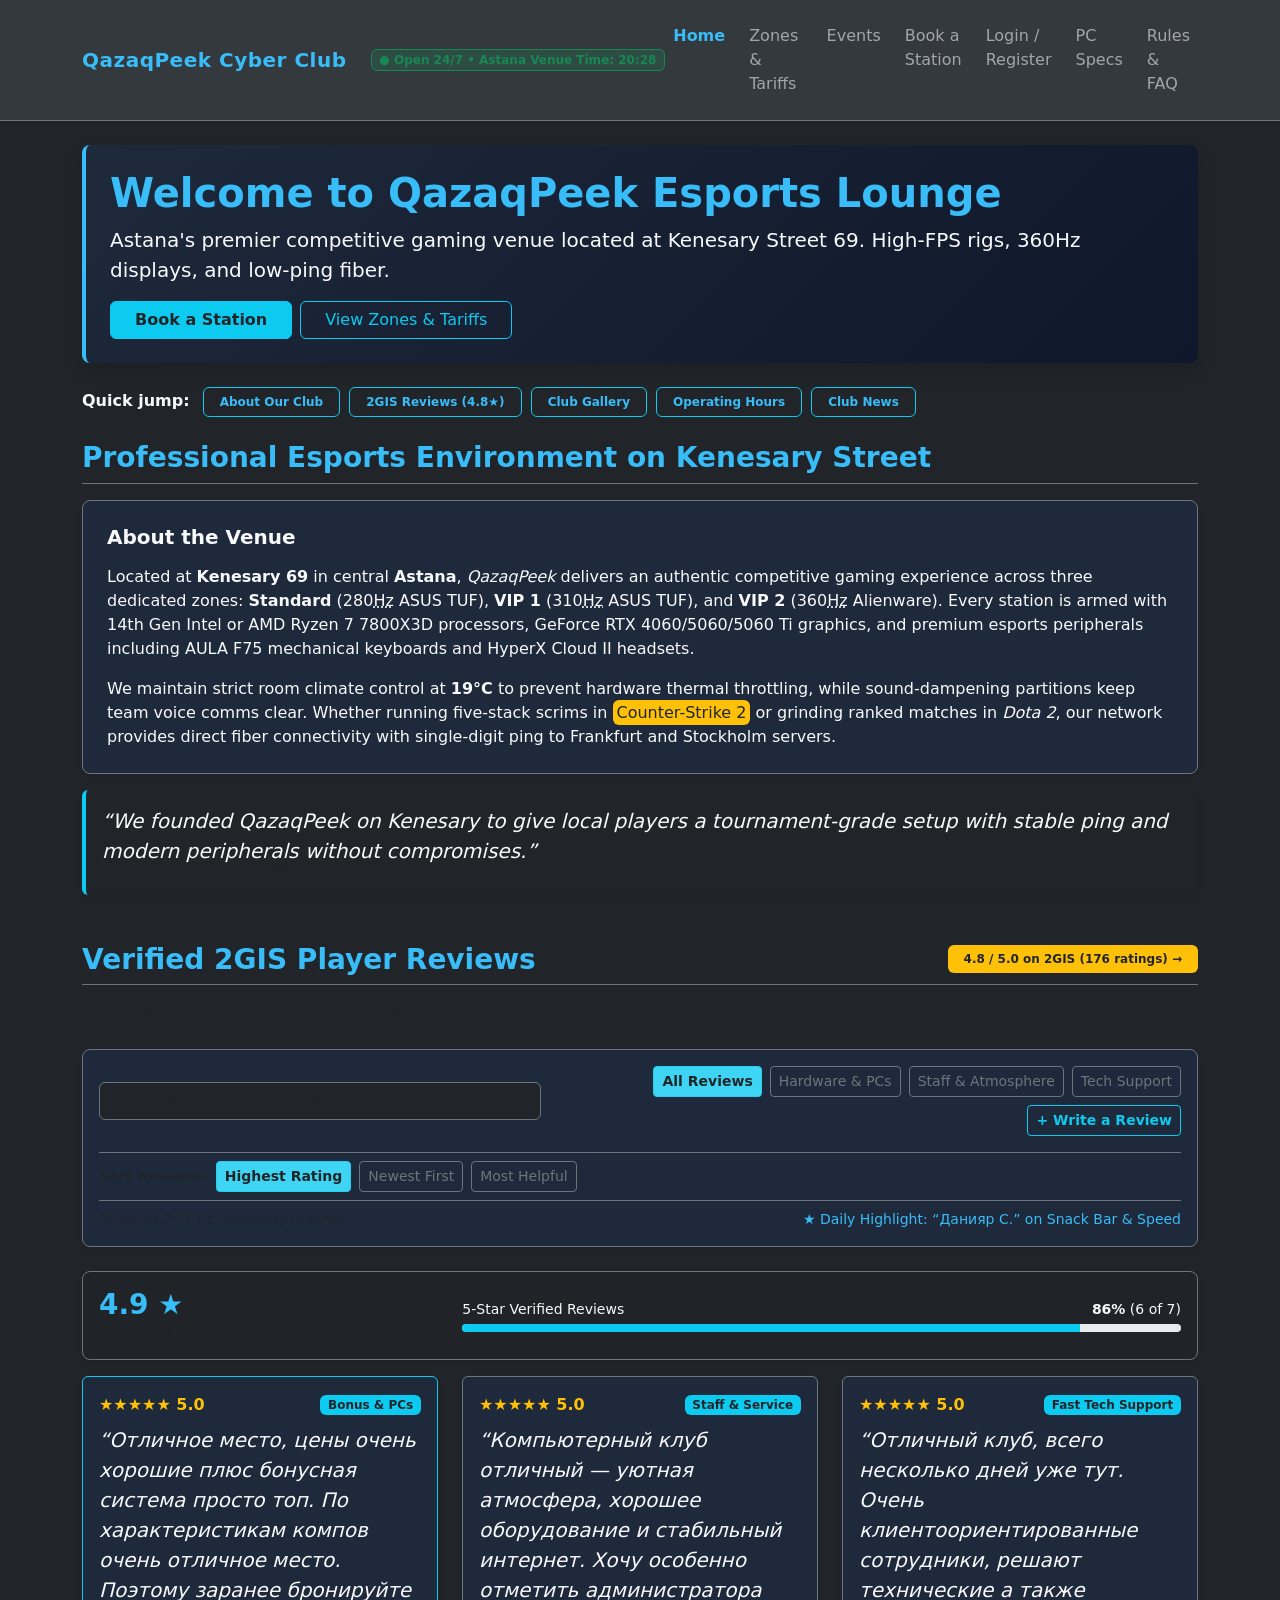
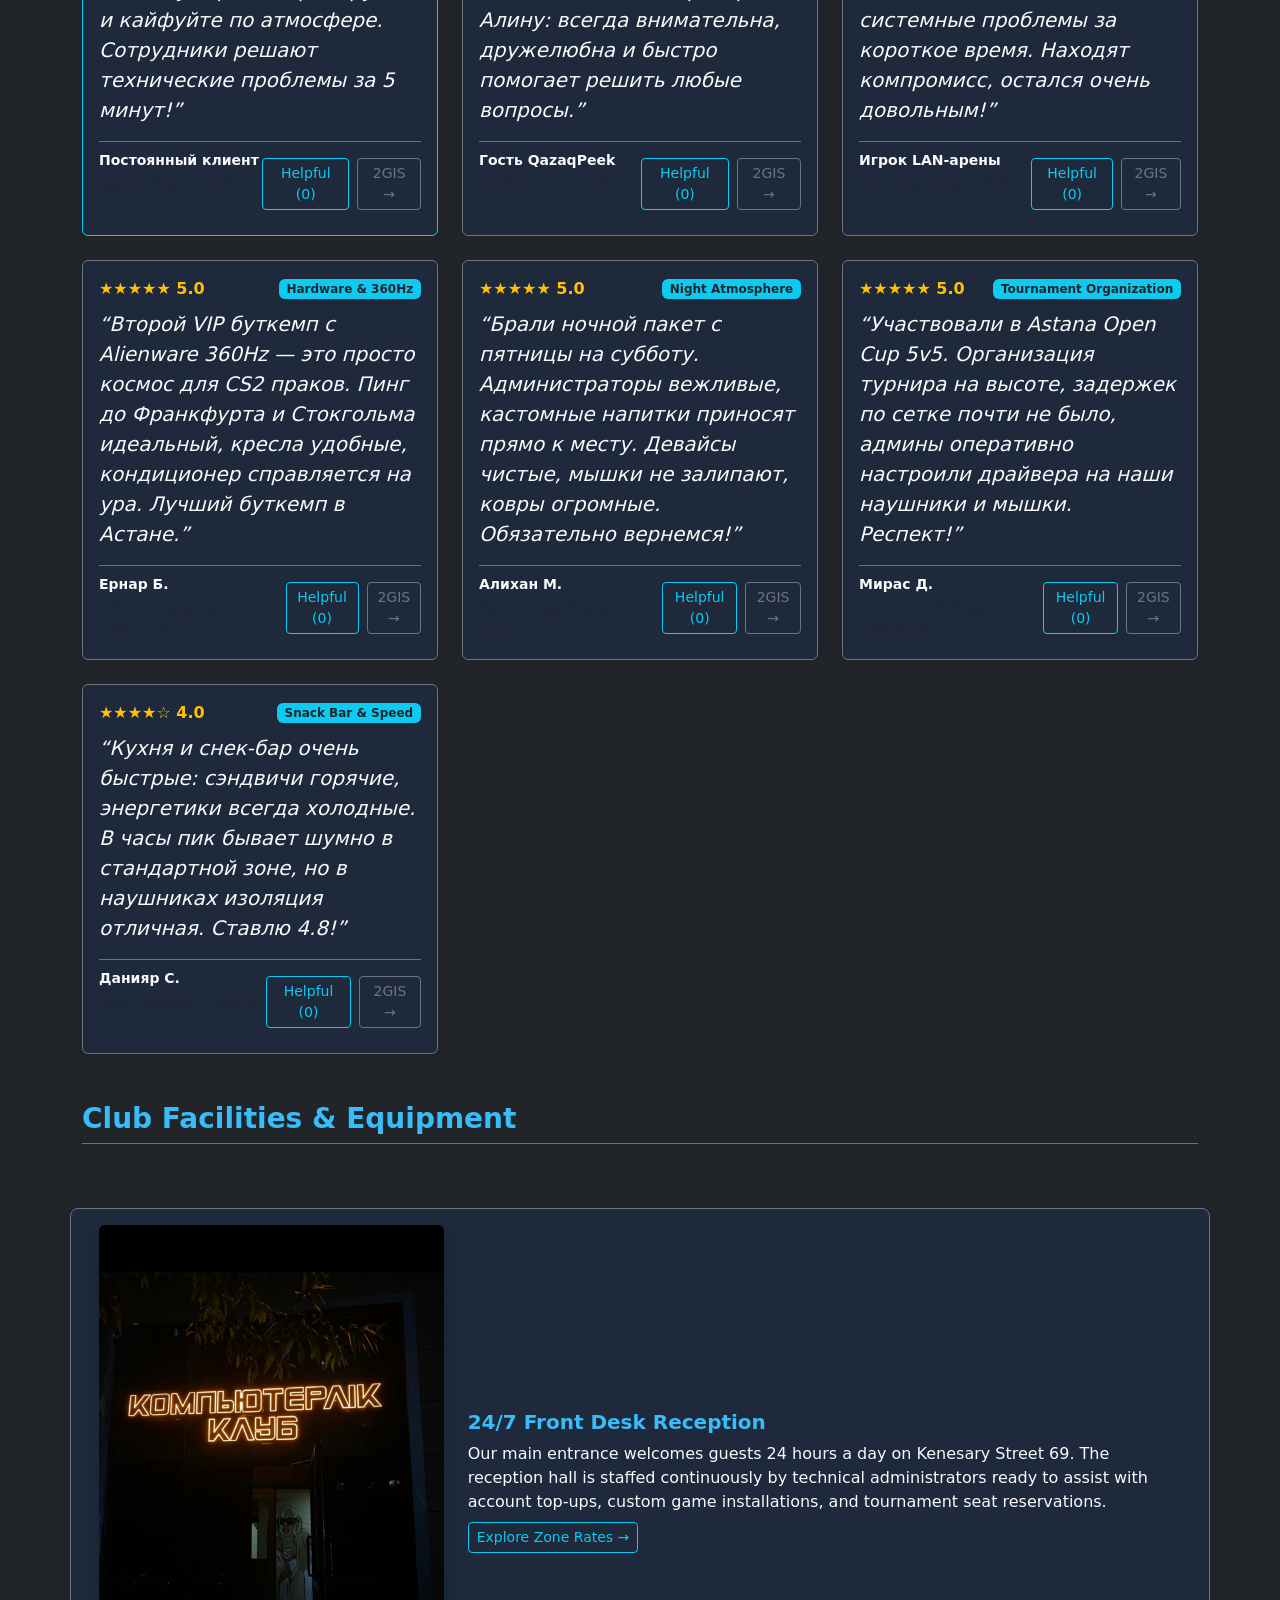
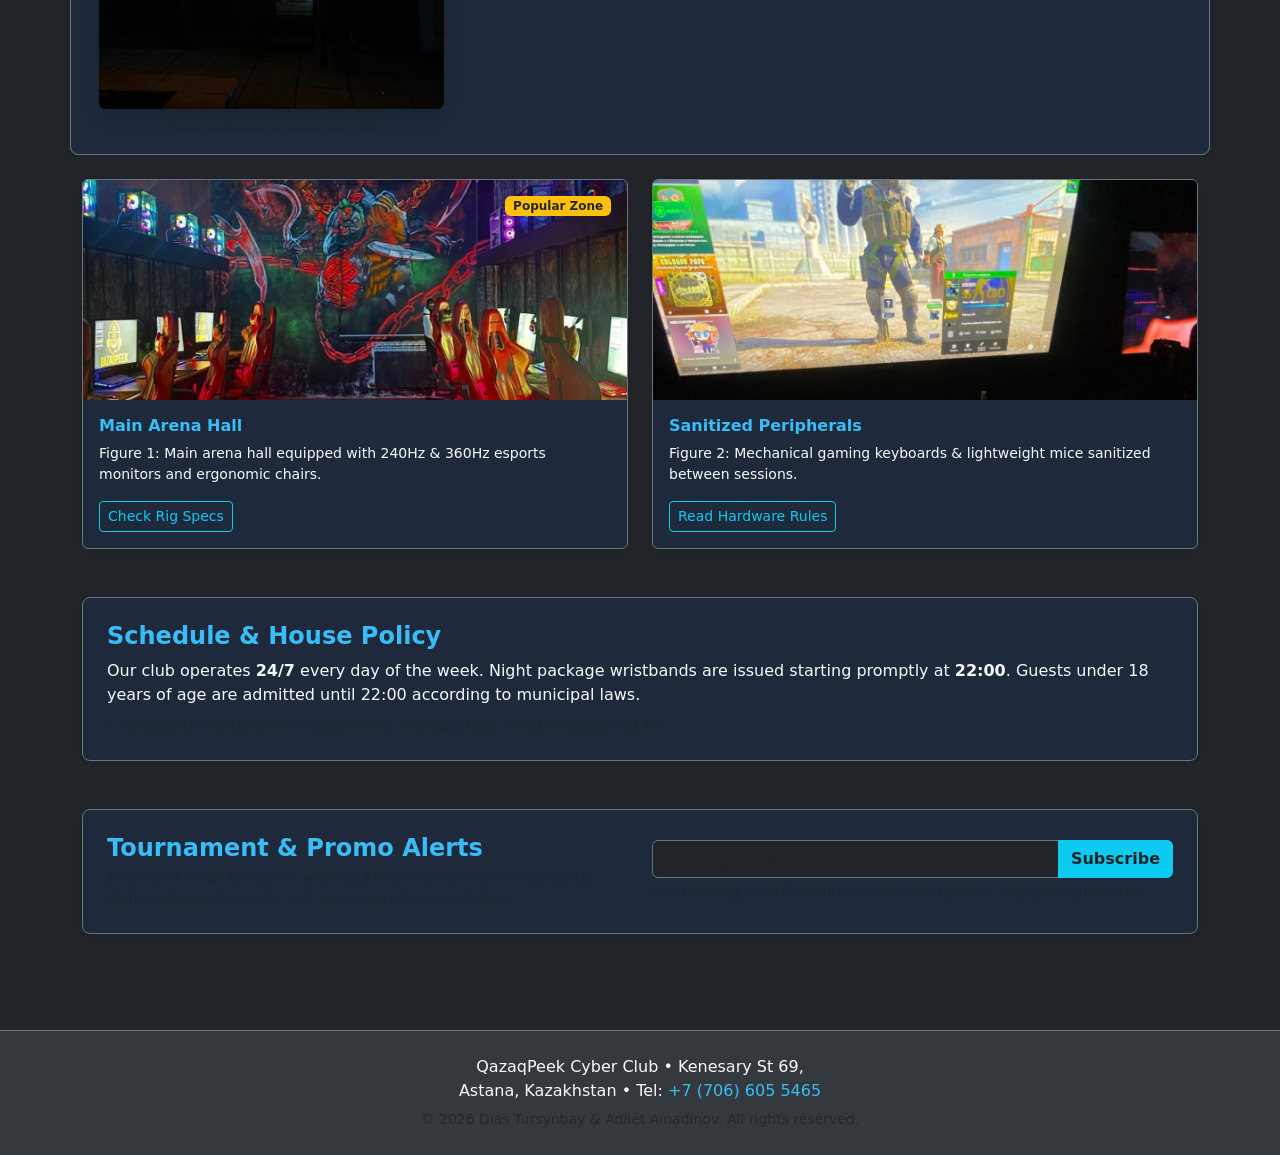
<file: index.html>
<!DOCTYPE html>
<!-- Author: Dias Tursynbay -->
<html lang="en">
<head>
  <meta charset="UTF-8">
  <meta name="viewport" content="width=device-width, initial-scale=1.0">
  <meta name="author" content="Dias Tursynbay">
  <meta name="description" content="Official website of QazaqPeek Cyber Club in Astana on Kenesary 69, presenting competitive gaming PCs, lounge zones, and venue guidelines.">
  <title>QazaqPeek Cyber Club - Home</title>
  
  <!-- Bootstrap 5.3.3 CDN stylesheet -->
  <link href="https://cdn.jsdelivr.net/npm/bootstrap@5.3.3/dist/css/bootstrap.min.css" rel="stylesheet">

  <!-- Custom stylesheets linked after Bootstrap CDN -->
  <link rel="stylesheet" href="css/base.css">
  <link rel="stylesheet" href="css/dias.css">
  <link rel="stylesheet" href="css/adilet.css">
</head>
<body id="top" class="bg-dark text-light">

  <!-- Responsive Navigation Header using Bootstrap Navbar with Toggler -->
  <header>
    <nav class="navbar navbar-expand-lg navbar-dark bg-secondary bg-opacity-25 border-bottom border-secondary shadow-sm py-3">
      <div class="container">
        <a class="navbar-brand fw-bold text-accent" href="index.html">QazaqPeek Cyber Club</a>
        <button class="navbar-toggler" type="button" data-bs-toggle="collapse" data-bs-target="#mainNavbar" aria-controls="mainNavbar" aria-expanded="false" aria-label="Toggle navigation">
          <span class="navbar-toggler-icon"></span>
        </button>
        <div class="collapse navbar-collapse" id="mainNavbar">
          <ul class="navbar-nav ms-auto mb-2 mb-lg-0 gap-2">
            <li class="nav-item"><a class="nav-link active fw-bold text-accent" href="index.html">Home</a></li>
            <li class="nav-item"><a class="nav-link" href="services.html">Zones &amp; Tariffs</a></li>
            <li class="nav-item"><a class="nav-link" href="events.html">Events</a></li>
            <li class="nav-item"><a class="nav-link" href="booking.html">Book a Station</a></li>
            <li class="nav-item"><a class="nav-link" href="login.html">Login / Register</a></li>
            <li class="nav-item"><a class="nav-link" href="pc-specs.html">PC Specs</a></li>
            <li class="nav-item"><a class="nav-link" href="rules.html">Rules &amp; FAQ</a></li>
          </ul>
        </div>
      </div>
    </nav>
  </header>

  <!-- Container chosen to center content and maintain readable line lengths on desktop -->
  <main class="container py-4">

    <!-- Hero Section with Primary Calls to Action -->
    <div class="dias-hero-banner p-4 mb-4 rounded-3 shadow">
      <h1 class="display-6 fw-bold text-accent mb-2 text-center text-md-start">Welcome to QazaqPeek Esports Lounge</h1>
      <p class="lead text-light mb-3 text-center text-md-start">
        Astana's premier competitive gaming venue located at Kenesary Street 69. High-FPS rigs, 360Hz displays, and low-ping fiber.
      </p>
      <div class="d-flex flex-wrap gap-2 justify-content-center justify-content-md-start">
        <a href="booking.html" id="hero-book-btn" class="btn btn-info fw-bold text-dark px-4">Book a Station</a>
        <a href="services.html" id="hero-tariffs-btn" class="btn btn-outline-info px-4">View Zones &amp; Tariffs</a>
      </div>
    </div>

    <!-- Same-page jump links -->
    <nav class="mb-4" aria-label="Page contents">
      <p class="mb-0 text-center text-md-start">
        <span class="fw-bold me-2 text-light">Quick jump:</span>
        <a href="#about-section" class="badge bg-dark border border-info text-accent text-decoration-none me-1 px-3 py-2">About Our Club</a>
        <a href="#reviews-section" class="badge bg-dark border border-info text-accent text-decoration-none me-1 px-3 py-2">2GIS Reviews (4.8★)</a>
        <a href="#gallery-section" class="badge bg-dark border border-info text-accent text-decoration-none me-1 px-3 py-2">Club Gallery</a>
        <a href="#hours-section" class="badge bg-dark border border-info text-accent text-decoration-none me-1 px-3 py-2">Operating Hours</a>
        <a href="#newsletter-section" class="badge bg-dark border border-info text-accent text-decoration-none px-3 py-2">Club News</a>
      </p>
    </nav>

    <!-- About Section -->
    <section id="about-section" class="mb-5">
      <h2 class="h3 fw-bold text-accent mb-3 border-bottom border-secondary pb-2">Professional Esports Environment on Kenesary Street</h2>
      
      <div class="bg-custom-card p-4 rounded-3 border border-secondary mb-3 shadow-sm">
        <h3 class="h5 fw-bold text-light mb-3">About the Venue</h3>
        <p class="text-light">
          Located at <strong>Kenesary 69</strong> in central <strong>Astana</strong>, <em>QazaqPeek</em> delivers an authentic competitive gaming experience across three dedicated zones: <strong>Standard</strong> (280<abbr title="Hertz">Hz</abbr> ASUS TUF), <strong>VIP 1</strong> (310<abbr title="Hertz">Hz</abbr> ASUS TUF), and <strong>VIP 2</strong> (360<abbr title="Hertz">Hz</abbr> Alienware). Every station is armed with 14th Gen Intel or AMD Ryzen 7 7800X3D processors, GeForce RTX 4060/5060/5060 Ti graphics, and premium esports peripherals including AULA F75 mechanical keyboards and HyperX Cloud II headsets.
        </p>
        <p class="text-light mb-0">
          We maintain strict room climate control at <b>19&deg;C</b> to prevent hardware thermal throttling, while sound-dampening partitions keep team voice comms clear. Whether running five-stack scrims in <mark class="bg-warning text-dark px-1 rounded">Counter-Strike 2</mark> or grinding ranked matches in <i>Dota 2</i>, our network provides direct fiber connectivity with single-digit ping to Frankfurt and Stockholm servers.
        </p>
      </div>

      <figure class="bg-dark p-3 rounded border-start border-4 border-info shadow-sm mb-0">
        <blockquote class="blockquote mb-2 text-light">
          <p class="fst-italic mb-0">
            &ldquo;We founded QazaqPeek on Kenesary to give local players a tournament-grade setup with stable ping and modern peripherals without compromises.&rdquo;
          </p>
        </blockquote>
        <figcaption class="blockquote-footer text-muted mb-0">
          <cite title="Shift Administrator">Alikhan Nurpeisov</cite>, Shift Administrator at Kenesary 69
        </figcaption>
      </figure>
    </section>

    <!-- Real Verified 2GIS Player Reviews Section -->
    <section id="reviews-section" class="mb-5">
      <div class="d-flex flex-wrap justify-content-between align-items-center border-bottom border-secondary pb-2 mb-3">
        <h2 class="h3 fw-bold text-accent mb-0">Verified 2GIS Player Reviews</h2>
        <a href="https://2gis.kz/astana/firm/70000001101281437/tab/reviews" target="_blank" rel="noopener noreferrer" class="badge bg-warning text-dark text-decoration-none px-3 py-2 fw-bold">
          4.8 / 5.0 on 2GIS (176 ratings) &rarr;
        </a>
      </div>
      <p class="text-muted mb-4">
        Authentic feedback from community players visiting QazaqPeek Cyber Club at Kenesary 69.
      </p>

      <div class="row g-4">
        <!-- Review 1 -->
        <div class="col-12 col-md-4">
          <div class="card bg-custom-card text-light h-100 shadow-sm border-secondary d-flex flex-column justify-content-between p-3">
            <div>
              <div class="d-flex justify-content-between align-items-center mb-2">
                <span class="text-warning fw-bold">★★★★★ 5.0</span>
                <span class="badge bg-info text-dark">Bonus &amp; PCs</span>
              </div>
              <blockquote class="blockquote small text-light mb-3">
                <p class="fst-italic mb-0">
                  &ldquo;Отличное место, цены очень хорошие плюс бонусная система просто топ... По характеристикам компов очень отличное место. Поэтому заранее бронируйте и кайфуйте по атмосфере... Очень хорошие сотрудники и клиентоориентированные, решают технические проблемы за 5 минут!&rdquo;
                </p>
              </blockquote>
            </div>
            <div class="pt-2 border-top border-secondary d-flex justify-content-between align-items-center">
              <span class="small text-muted">Постоянный клиент</span>
              <a href="https://2gis.kz/reviews/70000001101281437/review/266228732" target="_blank" rel="noopener noreferrer" class="btn btn-outline-info btn-sm">2GIS Review &rarr;</a>
            </div>
          </div>
        </div>

        <!-- Review 2 -->
        <div class="col-12 col-md-4">
          <div class="card bg-custom-card text-light h-100 shadow-sm border-secondary d-flex flex-column justify-content-between p-3">
            <div>
              <div class="d-flex justify-content-between align-items-center mb-2">
                <span class="text-warning fw-bold">★★★★★ 5.0</span>
                <span class="badge bg-success text-dark">Staff &amp; Service</span>
              </div>
              <blockquote class="blockquote small text-light mb-3">
                <p class="fst-italic mb-0">
                  &ldquo;Компьютерный клуб отличный — уютная атмосфера, хорошее оборудование и стабильный интернет. Хочу особенно отметить администратора Алину: всегда внимательна, дружелюбна и быстро помогает решить любые вопросы. Благодаря её работе посещать клуб ещё приятнее. Рекомендую!&rdquo;
                </p>
              </blockquote>
            </div>
            <div class="pt-2 border-top border-secondary d-flex justify-content-between align-items-center">
              <span class="small text-muted">Гость QazaqPeek</span>
              <a href="https://2gis.kz/reviews/70000001101281437/review/204828601" target="_blank" rel="noopener noreferrer" class="btn btn-outline-info btn-sm">2GIS Review &rarr;</a>
            </div>
          </div>
        </div>

        <!-- Review 3 -->
        <div class="col-12 col-md-4">
          <div class="card bg-custom-card text-light h-100 shadow-sm border-secondary d-flex flex-column justify-content-between p-3">
            <div>
              <div class="d-flex justify-content-between align-items-center mb-2">
                <span class="text-warning fw-bold">★★★★★ 5.0</span>
                <span class="badge bg-warning text-dark">Fast Tech Support</span>
              </div>
              <blockquote class="blockquote small text-light mb-3">
                <p class="fst-italic mb-0">
                  &ldquo;Отличный клуб, всего несколько дней уже тут... Очень клиентоориентированные сотрудники, решают технические а также системные проблемы за короткое время... Находят компромисс... Остался очень довольным, такого обслуживания не видел нигде!&rdquo;
                </p>
              </blockquote>
            </div>
            <div class="pt-2 border-top border-secondary d-flex justify-content-between align-items-center">
              <span class="small text-muted">Игрок LAN-арены</span>
              <a href="https://2gis.kz/reviews/70000001101281437/review/266230830" target="_blank" rel="noopener noreferrer" class="btn btn-outline-info btn-sm">2GIS Review &rarr;</a>
            </div>
          </div>
        </div>
      </div>
    </section>

    <!-- Facilities Section with Responsive Grid -->
    <section id="gallery-section" class="mb-5">
      <h2 class="h3 fw-bold text-accent mb-3 border-bottom border-secondary pb-2">Club Facilities &amp; Equipment</h2>
      <p class="text-muted mb-4">Explore our venue facilities, high-end peripheral options, and tournament arenas.</p>

      <div class="row align-items-center bg-custom-card p-3 rounded-3 border border-secondary mb-4 shadow-sm">
        <div class="col-12 col-md-4 mb-3 mb-md-0 text-center">
          <figure class="mb-0">
            <img src="images/storefront.jpg" alt="Entrance storefront facade of QazaqPeek Cyber Club" class="img-fluid rounded shadow facility-img-thumb">
            <figcaption class="small text-muted mt-2">Front entrance at Kenesary 69</figcaption>
          </figure>
        </div>
        <div class="col-12 col-md-8">
          <h3 class="h5 text-accent fw-bold mb-2">24/7 Front Desk Reception</h3>
          <p class="text-light mb-2">
            Our main entrance welcomes guests 24 hours a day on Kenesary Street 69. The reception hall is staffed continuously by technical administrators ready to assist with account top-ups, custom game installations, and tournament seat reservations.
          </p>
          <a href="services.html" class="btn btn-outline-info btn-sm">Explore Zone Rates &rarr;</a>
        </div>
      </div>

      <div class="row g-4">
        <div class="col-12 col-md-6">
          <div class="card bg-custom-card text-light h-100 shadow-sm border-secondary position-relative">
            <span class="badge bg-warning text-dark position-absolute top-0 end-0 m-3 fw-bold">Popular Zone</span>
            <img src="images/interior.jpg" alt="Interior view of main arena hall" class="card-img-top facility-img-thumb" style="max-height: 220px; object-fit: cover;">
            <div class="card-body">
              <h3 class="h6 card-title fw-bold text-accent mb-2">Main Arena Hall</h3>
              <p class="card-text small text-light">Figure 1: Main arena hall equipped with 240Hz &amp; 360Hz esports monitors and ergonomic chairs.</p>
              <a href="pc-specs.html" class="btn btn-outline-info btn-sm">Check Rig Specs</a>
            </div>
          </div>
        </div>

        <div class="col-12 col-md-6">
          <div class="card bg-custom-card text-light h-100 shadow-sm border-secondary">
            <img src="images/tools.jpg" alt="Close-up of tournament keyboard and mouse" class="card-img-top facility-img-thumb" style="max-height: 220px; object-fit: cover;">
            <div class="card-body">
              <h3 class="h6 card-title fw-bold text-accent mb-2">Sanitized Peripherals</h3>
              <p class="card-text small text-light">Figure 2: Mechanical gaming keyboards &amp; lightweight mice sanitized between sessions.</p>
              <a href="rules.html" class="btn btn-outline-info btn-sm">Read Hardware Rules</a>
            </div>
          </div>
        </div>
      </div>
    </section>

    <!-- Schedule Section -->
    <aside id="hours-section" class="bg-custom-card p-4 rounded-3 border border-secondary shadow-sm mb-5">
      <h2 class="h4 fw-bold text-accent mb-2">Schedule &amp; House Policy</h2>
      <p class="text-light mb-0">
        Our club operates <strong>24/7</strong> every day of the week. Night package wristbands are issued starting promptly at <b>22:00</b>. Guests under 18 years of age are admitted until 22:00 according to municipal laws.
      </p>
      <p class="small text-muted mt-2 mb-0 d-none d-md-block">
        * Valid photo identification is required for night package wristbands after 22:00.
      </p>
    </aside>

    <!-- Newsletter & Announcement Form (Prepares Hook for JS) -->
    <section id="newsletter-section" class="mb-4">
      <div class="bg-custom-card p-4 rounded-3 border border-secondary shadow-sm">
        <div class="row align-items-center">
          <div class="col-12 col-lg-6 mb-3 mb-lg-0">
            <h2 class="h4 fw-bold text-accent mb-1">Tournament &amp; Promo Alerts</h2>
            <p class="text-muted small mb-0">Enter your email to receive weekly LAN tournament announcements, night package discounts, and seat reservation reminders.</p>
          </div>
          <div class="col-12 col-lg-6">
            <form id="newsletter-form" action="index.html" method="POST">
              <label for="newsletter-email" class="visually-hidden">Email address for tournament updates</label>
              <div class="input-group">
                <input type="email" class="form-control bg-dark text-light border-secondary" id="newsletter-email" name="newsletter_email" placeholder="gamer@example.kz" aria-label="Email address" required>
                <button class="btn btn-info fw-bold text-dark" type="submit" id="newsletter-submit-btn">Subscribe</button>
              </div>
              <p class="small text-muted mt-1 mb-0">* Submitting records your email for club updates. No spam guarantee.</p>
              <div id="newsletter-feedback" class="alert alert-success mt-2 mb-0 d-none" role="alert">
                Thank you! Your email is registered for tournament notifications.
              </div>
            </form>
          </div>
        </div>
      </div>
    </section>

  </main>

  <!-- Back to Top Button -->
  <div class="back-to-top-btn">
    <a href="#top" class="btn btn-info btn-sm shadow fw-bold text-dark">↑ Top</a>
  </div>

  <!-- Footer -->
  <footer class="bg-secondary bg-opacity-25 border-top border-secondary py-4 text-center text-muted mt-5">
    <div class="container">
      <p class="mb-1 text-light">QazaqPeek Cyber Club &bull; Kenesary St 69, <br>Astana, Kazakhstan &bull; Tel: <a href="tel:+77066055465" class="text-accent text-decoration-none">+7 (706) 605 5465</a></p>
      <p class="mb-0"><small class="text-muted">&copy; 2026 Dias Tursynbay &amp; Adilet Ainadinov. All rights reserved.</small></p>
    </div>
  </footer>

  <!-- Bootstrap 5.3.3 JavaScript Bundle CDN -->
  <script src="https://cdn.jsdelivr.net/npm/bootstrap@5.3.3/dist/js/bootstrap.bundle.min.js"></script>

  <!-- jQuery 3.7.1 CDN Library -->
  <script src="https://code.jquery.com/jquery-3.7.1.min.js"></script>

  <!-- Application JavaScript Modules -->
  <script defer src="js/main.js"></script>
  <script defer src="js/home.js"></script>
</body>
</html>
</file>
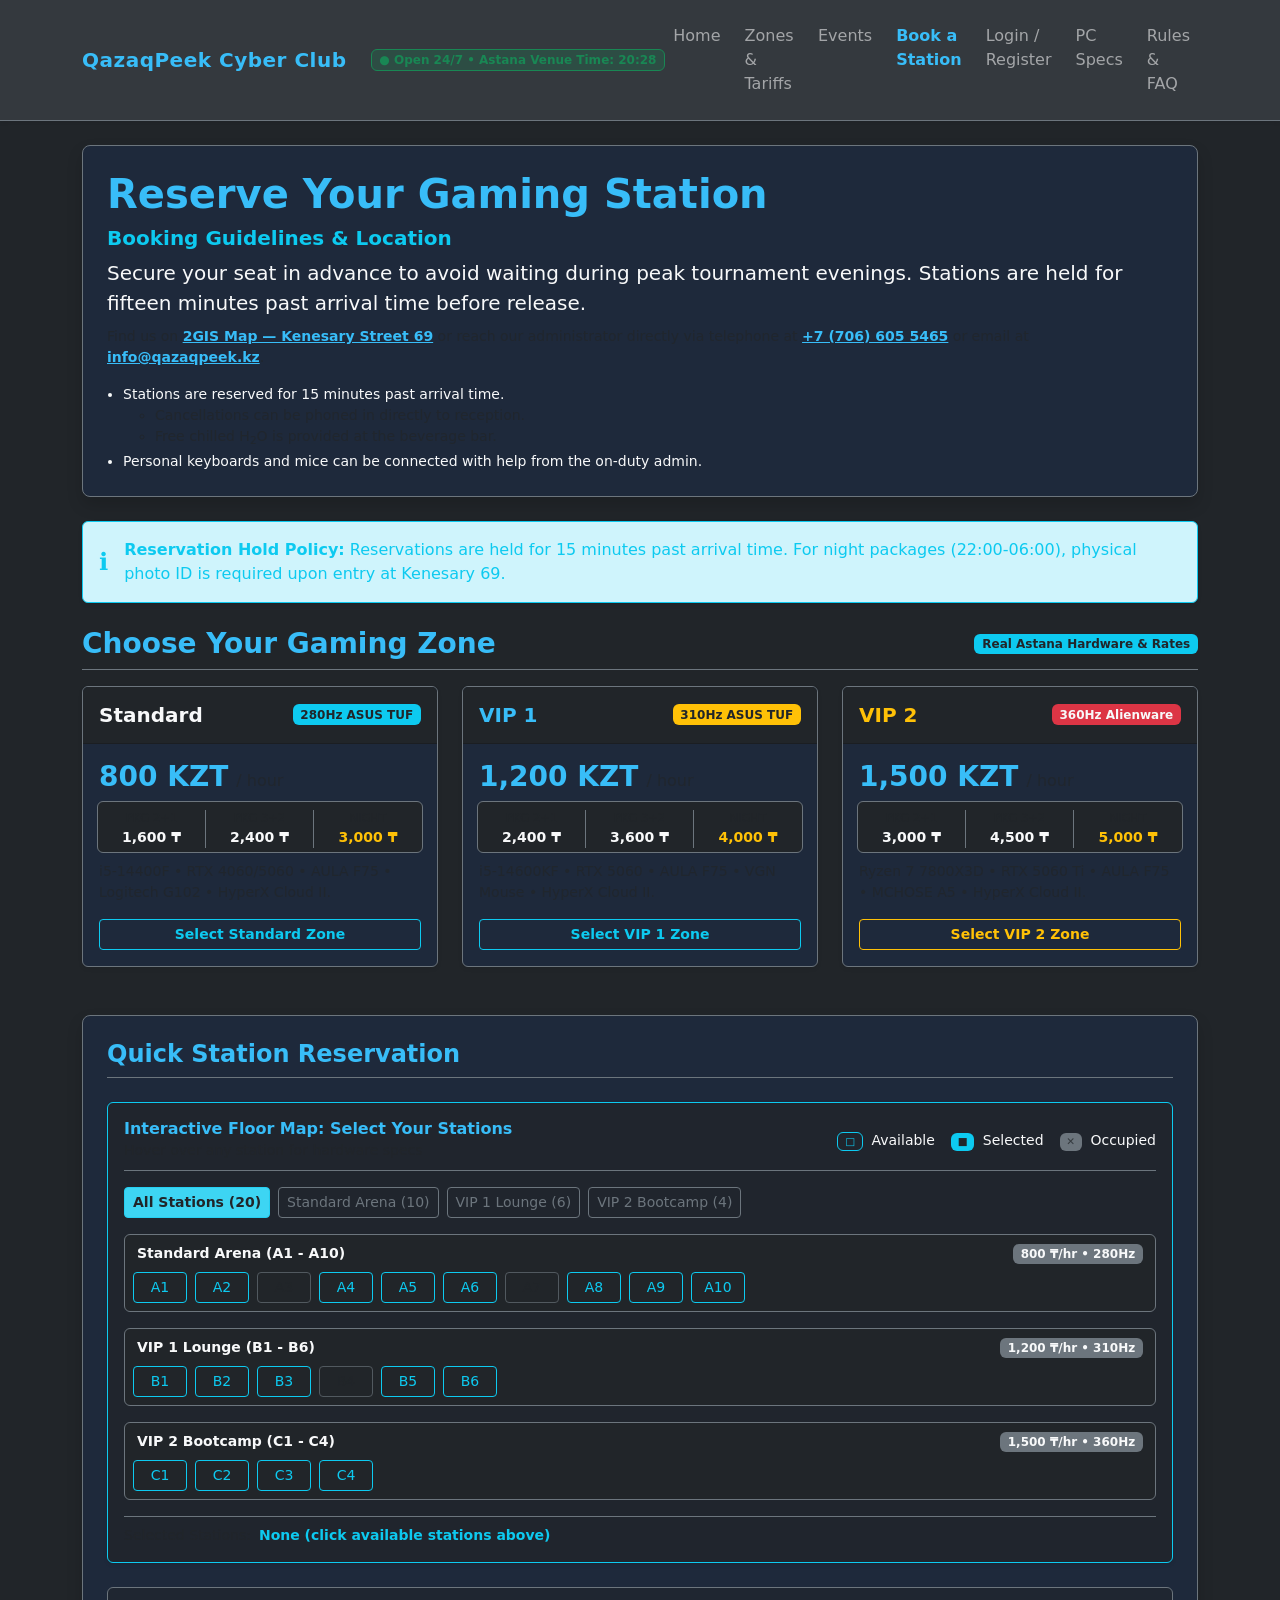
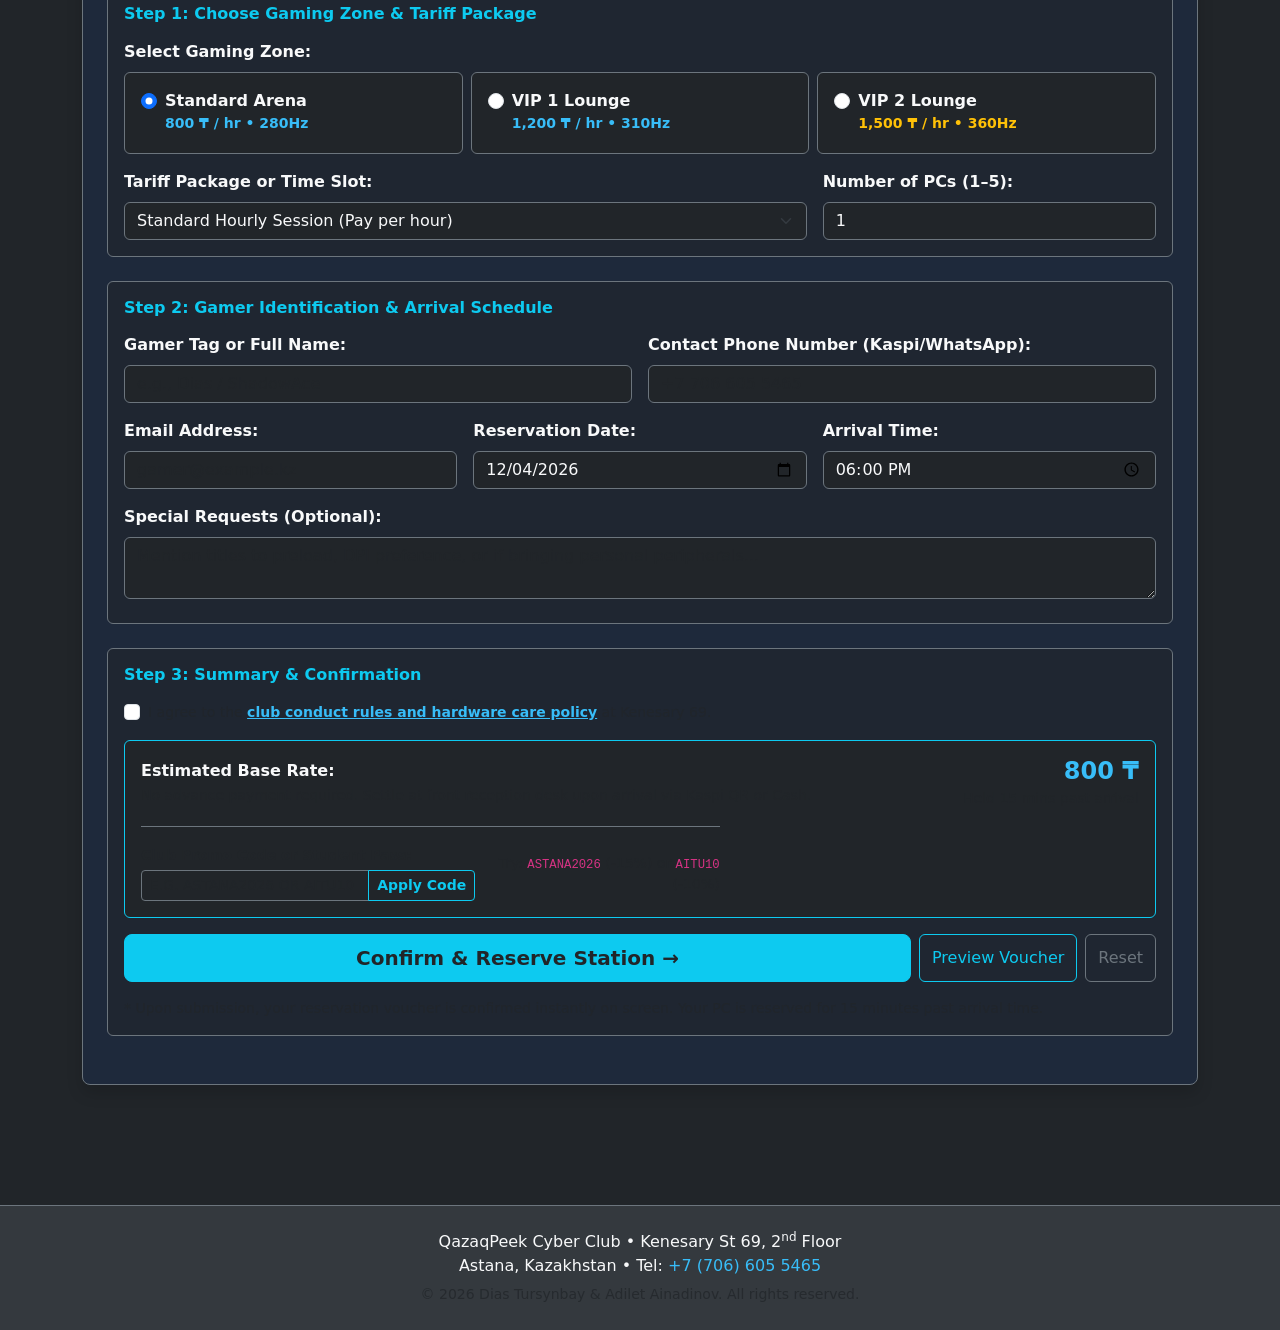
<file: booking.html>
<!DOCTYPE html>
<!-- Author: Adilet Ainadinov -->
<html lang="en">
<head>
  <meta charset="UTF-8">
  <meta name="viewport" content="width=device-width, initial-scale=1.0">
  <meta name="author" content="Adilet Ainadinov">
  <meta name="description" content="Station reservation and seat booking form for QazaqPeek Cyber Club in Astana on Kenesary 69.">
  <title>QazaqPeek Cyber Club - Book a Station</title>

  <!-- Bootstrap 5.3.3 CDN stylesheet -->
  <link href="https://cdn.jsdelivr.net/npm/bootstrap@5.3.3/dist/css/bootstrap.min.css" rel="stylesheet">

  <!-- Custom stylesheets linked after Bootstrap CDN -->
  <link rel="stylesheet" href="css/base.css">
  <link rel="stylesheet" href="css/dias.css">
  <link rel="stylesheet" href="css/adilet.css">
</head>
<body id="top" class="bg-dark text-light">

  <!-- Responsive Navigation Header using Bootstrap Navbar with Toggler -->
  <header>
    <nav class="navbar navbar-expand-lg navbar-dark bg-secondary bg-opacity-25 border-bottom border-secondary shadow-sm py-3">
      <div class="container">
        <a class="navbar-brand fw-bold text-accent" href="index.html">QazaqPeek Cyber Club</a>
        <button class="navbar-toggler" type="button" data-bs-toggle="collapse" data-bs-target="#mainNavbar" aria-controls="mainNavbar" aria-expanded="false" aria-label="Toggle navigation">
          <span class="navbar-toggler-icon"></span>
        </button>
        <div class="collapse navbar-collapse" id="mainNavbar">
          <ul class="navbar-nav ms-auto mb-2 mb-lg-0 gap-2">
            <li class="nav-item"><a class="nav-link" href="index.html">Home</a></li>
            <li class="nav-item"><a class="nav-link" href="services.html">Zones &amp; Tariffs</a></li>
            <li class="nav-item"><a class="nav-link" href="events.html">Events</a></li>
            <li class="nav-item"><a class="nav-link active fw-bold text-accent" href="booking.html">Book a Station</a></li>
            <li class="nav-item"><a class="nav-link" href="login.html">Login / Register</a></li>
            <li class="nav-item"><a class="nav-link" href="pc-specs.html">PC Specs</a></li>
            <li class="nav-item"><a class="nav-link" href="rules.html">Rules &amp; FAQ</a></li>
          </ul>
        </div>
      </div>
    </nav>
  </header>

  <!-- Container chosen to center form controls for comfortable user entry on desktop -->
  <main class="container py-4">
    
    <div class="adilet-form-card p-4 mb-4 rounded-3 border border-secondary shadow text-center text-md-start">
      <h1 class="display-6 fw-bold text-accent mb-2">Reserve Your Gaming Station</h1>
      <article>
        <h2 class="h5 text-info fw-semibold mt-2">Booking Guidelines &amp; Location</h2>
        <p class="lead text-light mb-2">
          Secure your seat in advance to avoid waiting during peak tournament evenings. Stations are held for fifteen minutes past arrival time before release.
        </p>
        <p class="small text-muted mb-2">
          Find us on <a href="https://2gis.kz/astana" target="_blank" rel="noopener noreferrer" class="text-accent fw-semibold">2GIS Map — Kenesary Street 69</a> or reach our administrator directly via telephone at <a href="tel:+77066055465" class="text-accent fw-semibold">+7 (706) 605 5465</a> or email at <a href="mailto:info@qazaqpeek.kz" class="text-accent fw-semibold">info@qazaqpeek.kz</a>.
        </p>
        <ul class="text-light small mt-3 mb-0 ps-3">
          <li class="mb-1">Stations are reserved for 15 minutes past arrival time.
            <ul class="text-muted">
              <li>Cancellations can be phoned in directly to reception.</li>
              <li>Free chilled H<sub>2</sub>O is provided at the beverage bar.</li>
            </ul>
          </li>
          <li>Personal keyboards and mice can be connected with help from the on-duty admin.</li>
        </ul>
      </article>
    </div>

    <!-- Reservation Hold Policy Alert -->
    <div class="alert alert-info bg-opacity-10 text-info border-info d-flex align-items-center mb-4 shadow-sm" role="alert">
      <div class="me-3 fs-4">ℹ️</div>
      <div>
        <strong>Reservation Hold Policy:</strong> Reservations are held for 15 minutes past arrival time. For night packages (22:00-06:00), physical photo ID is required upon entry at Kenesary 69.
      </div>
    </div>

    <!-- Station Zone Options: 3 Uniform Cards for Standard, VIP 1, and VIP 2 -->
    <section class="mb-5">
      <div class="d-flex flex-wrap justify-content-between align-items-center border-bottom border-secondary pb-2 mb-3">
        <h2 class="h3 fw-bold text-accent mb-0">Choose Your Gaming Zone</h2>
        <span class="badge bg-info text-dark fw-bold">Real Astana Hardware &amp; Rates</span>
      </div>

      <div class="row g-4">
        <!-- Uniform Card 1: Standard Zone -->
        <div class="col-12 col-md-6 col-lg-4">
          <div class="card bg-custom-card text-light h-100 shadow-sm border-secondary d-flex flex-column justify-content-between">
            <div class="card-header bg-dark d-flex justify-content-between align-items-center py-3">
              <h3 class="h5 mb-0 fw-bold text-light">Standard</h3>
              <span class="badge bg-info text-dark fw-bold">280Hz ASUS TUF</span>
            </div>
            <div class="card-body d-flex flex-column justify-content-between">
              <div>
                <div class="d-flex align-items-baseline mb-2">
                  <span class="h3 fw-bold text-accent mb-0">800 KZT</span>
                  <span class="text-muted ms-2">/ hour</span>
                </div>
                <div class="row g-1 text-center small my-2 py-1 bg-dark rounded border border-secondary">
                  <div class="col-4 border-end border-secondary">
                    <span class="text-muted d-block" style="font-size: 0.72rem;">PKG 2+1</span>
                    <strong class="text-light">1,600 ₸</strong>
                  </div>
                  <div class="col-4 border-end border-secondary">
                    <span class="text-muted d-block" style="font-size: 0.72rem;">PKG 3+2</span>
                    <strong class="text-light">2,400 ₸</strong>
                  </div>
                  <div class="col-4">
                    <span class="text-muted d-block" style="font-size: 0.72rem;">NIGHT</span>
                    <strong class="text-warning">3,000 ₸</strong>
                  </div>
                </div>
                <p class="card-text text-muted small mt-2 mb-3">i5-14400F &bull; RTX 4060/5060 &bull; AULA F75 &bull; Logitech G102 &bull; HyperX Cloud II.</p>
              </div>
              <div>
                <a href="#booking-form" class="btn btn-outline-info btn-sm w-100 fw-bold">Select Standard Zone</a>
              </div>
            </div>
          </div>
        </div>

        <!-- Uniform Card 2: VIP 1 Zone -->
        <div class="col-12 col-md-6 col-lg-4">
          <div class="card bg-custom-card text-light h-100 shadow-sm border-secondary d-flex flex-column justify-content-between">
            <div class="card-header bg-dark d-flex justify-content-between align-items-center py-3">
              <h3 class="h5 mb-0 fw-bold text-accent">VIP 1</h3>
              <span class="badge bg-warning text-dark fw-bold">310Hz ASUS TUF</span>
            </div>
            <div class="card-body d-flex flex-column justify-content-between">
              <div>
                <div class="d-flex align-items-baseline mb-2">
                  <span class="h3 fw-bold text-accent mb-0">1,200 KZT</span>
                  <span class="text-muted ms-2">/ hour</span>
                </div>
                <div class="row g-1 text-center small my-2 py-1 bg-dark rounded border border-secondary">
                  <div class="col-4 border-end border-secondary">
                    <span class="text-muted d-block" style="font-size: 0.72rem;">PKG 2+1</span>
                    <strong class="text-light">2,400 ₸</strong>
                  </div>
                  <div class="col-4 border-end border-secondary">
                    <span class="text-muted d-block" style="font-size: 0.72rem;">PKG 3+2</span>
                    <strong class="text-light">3,600 ₸</strong>
                  </div>
                  <div class="col-4">
                    <span class="text-muted d-block" style="font-size: 0.72rem;">NIGHT</span>
                    <strong class="text-warning">4,000 ₸</strong>
                  </div>
                </div>
                <p class="card-text text-muted small mt-2 mb-3">i5-14600KF &bull; RTX 5060 &bull; AULA F75 &bull; VGN Mouse &bull; HyperX Cloud II.</p>
              </div>
              <div>
                <a href="#booking-form" class="btn btn-outline-info btn-sm w-100 fw-bold">Select VIP 1 Zone</a>
              </div>
            </div>
          </div>
        </div>

        <!-- Uniform Card 3: VIP 2 Zone -->
        <div class="col-12 col-md-6 col-lg-4">
          <div class="card bg-custom-card text-light h-100 shadow-sm border-secondary d-flex flex-column justify-content-between">
            <div class="card-header bg-dark d-flex justify-content-between align-items-center py-3">
              <h3 class="h5 mb-0 fw-bold text-warning">VIP 2</h3>
              <span class="badge bg-danger text-light fw-bold">360Hz Alienware</span>
            </div>
            <div class="card-body d-flex flex-column justify-content-between">
              <div>
                <div class="d-flex align-items-baseline mb-2">
                  <span class="h3 fw-bold text-accent mb-0">1,500 KZT</span>
                  <span class="text-muted ms-2">/ hour</span>
                </div>
                <div class="row g-1 text-center small my-2 py-1 bg-dark rounded border border-secondary">
                  <div class="col-4 border-end border-secondary">
                    <span class="text-muted d-block" style="font-size: 0.72rem;">PKG 2+1</span>
                    <strong class="text-light">3,000 ₸</strong>
                  </div>
                  <div class="col-4 border-end border-secondary">
                    <span class="text-muted d-block" style="font-size: 0.72rem;">PKG 3+2</span>
                    <strong class="text-light">4,500 ₸</strong>
                  </div>
                  <div class="col-4">
                    <span class="text-muted d-block" style="font-size: 0.72rem;">NIGHT</span>
                    <strong class="text-warning">5,000 ₸</strong>
                  </div>
                </div>
                <p class="card-text text-muted small mt-2 mb-3">Ryzen 7 7800X3D &bull; RTX 5060 Ti &bull; AULA F75 &bull; MCHOSE A5 &bull; HyperX Cloud II.</p>
              </div>
              <div>
                <a href="#booking-form" class="btn btn-outline-warning btn-sm w-100 fw-bold">Select VIP 2 Zone</a>
              </div>
            </div>
          </div>
        </div>
      </div>
    </section>

    <!-- Booking Form Section with Visual Steps -->
    <div class="adilet-form-card shadow border border-secondary p-4 mb-5">
      <form id="booking-form" method="POST" action="booking.html">
        <fieldset>
          <legend class="h4 border-bottom border-secondary pb-2 mb-4 text-accent fw-bold">Quick Station Reservation</legend>

          <!-- Step 1: Zone & Package Selection -->
          <div class="p-3 bg-dark bg-opacity-50 rounded border border-secondary mb-4">
            <h3 class="h6 fw-bold text-info mb-3">Step 1: Choose Gaming Zone &amp; Tariff Package</h3>
            
            <div class="mb-3">
              <label class="form-label text-light fw-semibold d-block">Select Gaming Zone:</label>
              <div class="row g-2">
                <div class="col-12 col-md-4">
                  <div class="form-check p-3 bg-dark rounded border border-secondary h-100">
                    <input class="form-check-input ms-0 me-2" type="radio" id="zone-standard" name="zone_tier" value="standard" checked>
                    <label class="form-check-label text-light fw-semibold" for="zone-standard">
                      Standard Arena
                      <span class="small d-block text-accent">800 ₸ / hr &bull; 280Hz</span>
                    </label>
                  </div>
                </div>
                <div class="col-12 col-md-4">
                  <div class="form-check p-3 bg-dark rounded border border-secondary h-100">
                    <input class="form-check-input ms-0 me-2" type="radio" id="zone-vip" name="zone_tier" value="vip1">
                    <label class="form-check-label text-light fw-semibold" for="zone-vip">
                      VIP 1 Lounge
                      <span class="small d-block text-accent">1,200 ₸ / hr &bull; 310Hz</span>
                    </label>
                  </div>
                </div>
                <div class="col-12 col-md-4">
                  <div class="form-check p-3 bg-dark rounded border border-secondary h-100">
                    <input class="form-check-input ms-0 me-2" type="radio" id="zone-bootcamp" name="zone_tier" value="vip2">
                    <label class="form-check-label text-light fw-semibold" for="zone-bootcamp">
                      VIP 2 Lounge
                      <span class="small d-block text-warning">1,500 ₸ / hr &bull; 360Hz</span>
                    </label>
                  </div>
                </div>
              </div>
            </div>

            <div class="row g-3">
              <div class="col-12 col-md-8">
                <label for="time-slot" class="form-label text-light fw-semibold">Tariff Package or Time Slot:</label>
                <select class="form-select bg-dark text-light border-secondary" id="time-slot" name="time_slot" required>
                  <option value="">-- Choose a package or slot --</option>
                  <option value="hourly" selected>Standard Hourly Session (Pay per hour)</option>
                  <option value="pkg_2plus1">Package "2+1" (3 Hours — Standard 1,600 ₸ | VIP 1 2,400 ₸ | VIP 2 3,000 ₸)</option>
                  <option value="pkg_3plus2">Package "3+2" (5 Hours — Standard 2,400 ₸ | VIP 1 3,600 ₸ | VIP 2 4,500 ₸)</option>
                  <option value="morning">Morning Package (08:00 - 12:00 — Standard 1,500 ₸ | VIP 1 1,500 ₸ | VIP 2 2,000 ₸)</option>
                  <option value="day">Day Package (12:00 - 18:00 — Standard 2,000 ₸ | VIP 1 2,500 ₸ | VIP 2 3,500 ₸)</option>
                  <option value="night">Night Package (22:00 - 08:00 — Standard 3,000 ₸ | VIP 1 4,000 ₸ | VIP 2 5,000 ₸)</option>
                </select>
              </div>
              <div class="col-12 col-md-4">
                <label for="party-size" class="form-label text-light fw-semibold">Number of PCs (1–5):</label>
                <input type="number" class="form-control bg-dark text-light border-secondary" id="party-size" name="party_size" min="1" max="5" value="1" required>
              </div>
            </div>
          </div>

          <!-- Step 2: Gamer Information & Date -->
          <div class="p-3 bg-dark bg-opacity-50 rounded border border-secondary mb-4">
            <h3 class="h6 fw-bold text-info mb-3">Step 2: Gamer Identification &amp; Arrival Schedule</h3>

            <div class="row g-3 mb-3">
              <div class="col-12 col-md-6">
                <label for="client-name" class="form-label text-light fw-semibold">Gamer Tag or Full Name:</label>
                <input type="text" class="form-control bg-dark text-light border-secondary" id="client-name" name="client_name" placeholder="e.g., Dias / ShadowAce" required>
              </div>
              <div class="col-12 col-md-6">
                <label for="client-phone" class="form-label text-light fw-semibold">Contact Phone Number (Kaspi/WhatsApp):</label>
                <input type="tel" class="form-control bg-dark text-light border-secondary" id="client-phone" name="client_phone" placeholder="+7 706 605 5465" pattern="^(\+?7|8)[\s\-]?\(?7[04567][0-9]\)?[\s\-]?[0-9]{3}[\s\-]?[0-9]{2}[\s\-]?[0-9]{2}$|^(\+?7|8)[\s\-]?\(?7[04567][0-9]\)?[\s\-]?[0-9]{3}[\s\-]?[0-9]{4}$" title="Kazakhstan mobile format: +7 706 605 5465" required>
              </div>
            </div>

            <div class="row g-3 mb-3">
              <div class="col-12 col-md-4">
                <label for="client-email" class="form-label text-light fw-semibold">Email Address:</label>
                <input type="email" class="form-control bg-dark text-light border-secondary" id="client-email" name="client_email" placeholder="gamer@example.kz" required>
              </div>
              <div class="col-12 col-md-4">
                <label for="booking-date" class="form-label text-light fw-semibold">Reservation Date:</label>
                <input type="date" class="form-control bg-dark text-light border-secondary" id="booking-date" name="booking_date" required>
              </div>
              <div class="col-12 col-md-4">
                <label for="booking-time" class="form-label text-light fw-semibold">Arrival Time:</label>
                <input type="time" class="form-control bg-dark text-light border-secondary" id="booking-time" name="booking_time" value="18:00" required>
              </div>
            </div>

            <div class="mb-2">
              <label for="special-notes" class="form-label text-light fw-semibold">Special Requests (Optional):</label>
              <textarea class="form-control bg-dark text-light border-secondary" id="special-notes" name="special_notes" rows="2" placeholder="Mention titles to preload, DPI preference, or if bringing personal peripherals..."></textarea>
            </div>
          </div>

          <!-- Step 3: Summary, Agreement & Confirmation -->
          <div class="p-3 bg-dark bg-opacity-50 rounded border border-secondary mb-4">
            <h3 class="h6 fw-bold text-info mb-3">Step 3: Summary &amp; Confirmation</h3>

            <div class="form-check mb-3">
              <input class="form-check-input" type="checkbox" id="policy-agree" name="policy_agree" required>
              <label class="form-check-label text-muted small" for="policy-agree">
                I agree to the <a href="rules.html" class="text-accent fw-semibold">club conduct rules and hardware care policy</a> at Kenesary 69.
              </label>
            </div>

            <!-- Estimated Reservation Cost Indicator -->
            <div class="p-3 bg-dark rounded border border-info mb-3 d-flex flex-wrap justify-content-between align-items-center">
              <div>
                <span class="text-light fw-semibold d-block">Estimated Base Rate:</span>
                <span class="small text-muted">No advance payment required. Settle at front reception desk upon arrival via Kaspi QR or Cash.</span>
              </div>
              <div class="text-md-end mt-2 mt-md-0">
                <span id="booking-total-display" class="h4 text-accent fw-bold mb-0 d-block">800 KZT / hr</span>
                <span class="small text-muted">Held 15 mins past arrival</span>
              </div>
            </div>

            <div class="d-flex flex-wrap gap-2">
              <button type="submit" id="booking-submit-btn" class="btn btn-info btn-lg fw-bold text-dark flex-grow-1">
                Confirm &amp; Reserve Station &rarr;
              </button>
              <button type="button" class="btn btn-outline-info" data-bs-toggle="modal" data-bs-target="#modal-confirm">
                Preview Voucher
              </button>
              <button type="reset" id="booking-reset-btn" class="btn btn-outline-secondary">Reset</button>
            </div>

            <p class="small text-muted mt-3 mb-0">
              * Upon submission, your reservation voucher is confirmed instantly on screen. Your PC is reserved for 15 minutes past arrival time.
            </p>

            <!-- Placeholders for JavaScript Confirmation & Error Output -->
            <div id="booking-confirmation" class="alert alert-success mt-4 d-none" role="alert">
              <h4 class="alert-heading h5 fw-bold">Reservation Voucher Confirmed!</h4>
              <p class="mb-1">Your station at <strong>QazaqPeek Astana (Kenesary 69, 2nd Floor)</strong> has been locked into the reservation ledger.</p>
              <hr class="border-secondary">
              <div class="d-flex flex-wrap justify-content-between small">
                <span>Voucher Code: <strong id="booking-reference-code">QP-2026-AST</strong></span>
                <span>Arrival: <strong id="booking-confirmed-time">Date &amp; Time Confirmed</strong></span>
                <span>Hold Period: <strong>15 Mins Past Arrival</strong></span>
                <span>Reception: <strong>+7 (706) 605 5465</strong></span>
              </div>
            </div>

            <div id="booking-error" class="alert alert-danger mt-3 d-none" role="alert"></div>
          </div>

        </fieldset>
      </form>
    </div>

    <!-- Bootstrap Modal Verification Component -->
    <div class="modal fade" id="modal-confirm" tabindex="-1" aria-labelledby="modalHeading" aria-hidden="true">
      <div class="modal-dialog modal-dialog-centered">
        <div class="modal-content bg-custom-card text-light border-secondary">
          <div class="modal-header bg-dark border-secondary">
            <h5 class="modal-title text-accent fw-bold" id="modalHeading">Reservation Voucher Preview</h5>
            <button type="button" class="btn-close btn-close-white" data-bs-dismiss="modal" aria-label="Close"></button>
          </div>
          <div class="modal-body">
            <p class="mb-2">Your rig will be reserved for 15 minutes past arrival time at <strong>Kenesary Street 69, 2nd Floor</strong>.</p>
            <ul class="small text-light mb-2 ps-3">
              <li>Payment: Kaspi QR or Cash upon check-in at reception.</li>
              <li>Night packages (22:00–08:00) require a physical ID.</li>
              <li>Free chilled water available at the beverage bar.</li>
            </ul>
            <p class="text-muted small mb-0">Present your Gamer Tag or Phone Number to the administrator on duty.</p>
          </div>
          <div class="modal-footer border-secondary">
            <button type="button" class="btn btn-secondary btn-sm" data-bs-dismiss="modal">Edit Details</button>
            <button type="button" class="btn btn-info btn-sm fw-bold text-dark" data-bs-dismiss="modal">Confirm Booking</button>
          </div>
        </div>
      </div>
    </div>

    <!-- Back to Top Button -->
    <div class="back-to-top-btn">
      <a href="#top" class="btn btn-info btn-sm shadow fw-bold text-dark">↑ Top</a>
    </div>
  </main>

  <!-- Footer -->
  <footer class="bg-secondary bg-opacity-25 border-top border-secondary py-4 text-center text-muted mt-5">
    <div class="container">
      <p class="mb-1 text-light">QazaqPeek Cyber Club &bull; Kenesary St 69, 2<sup>nd</sup> Floor<br>Astana, Kazakhstan &bull; Tel: <a href="tel:+77066055465" class="text-accent text-decoration-none">+7 (706) 605 5465</a></p>
      <p class="mb-0"><small class="text-muted">&copy; 2026 Dias Tursynbay &amp; Adilet Ainadinov. All rights reserved.</small></p>
    </div>
  </footer>

  <!-- Bootstrap JS Bundle for interactive Modal and Navbar -->
  <script src="https://cdn.jsdelivr.net/npm/bootstrap@5.3.3/dist/js/bootstrap.bundle.min.js"></script>

  <!-- jQuery 3.7.1 CDN Library -->
  <script src="https://code.jquery.com/jquery-3.7.1.min.js"></script>

  <!-- Application JavaScript Modules -->
  <script defer src="js/main.js"></script>
  <script defer src="js/booking.js"></script>
</body>
</html>
</file>
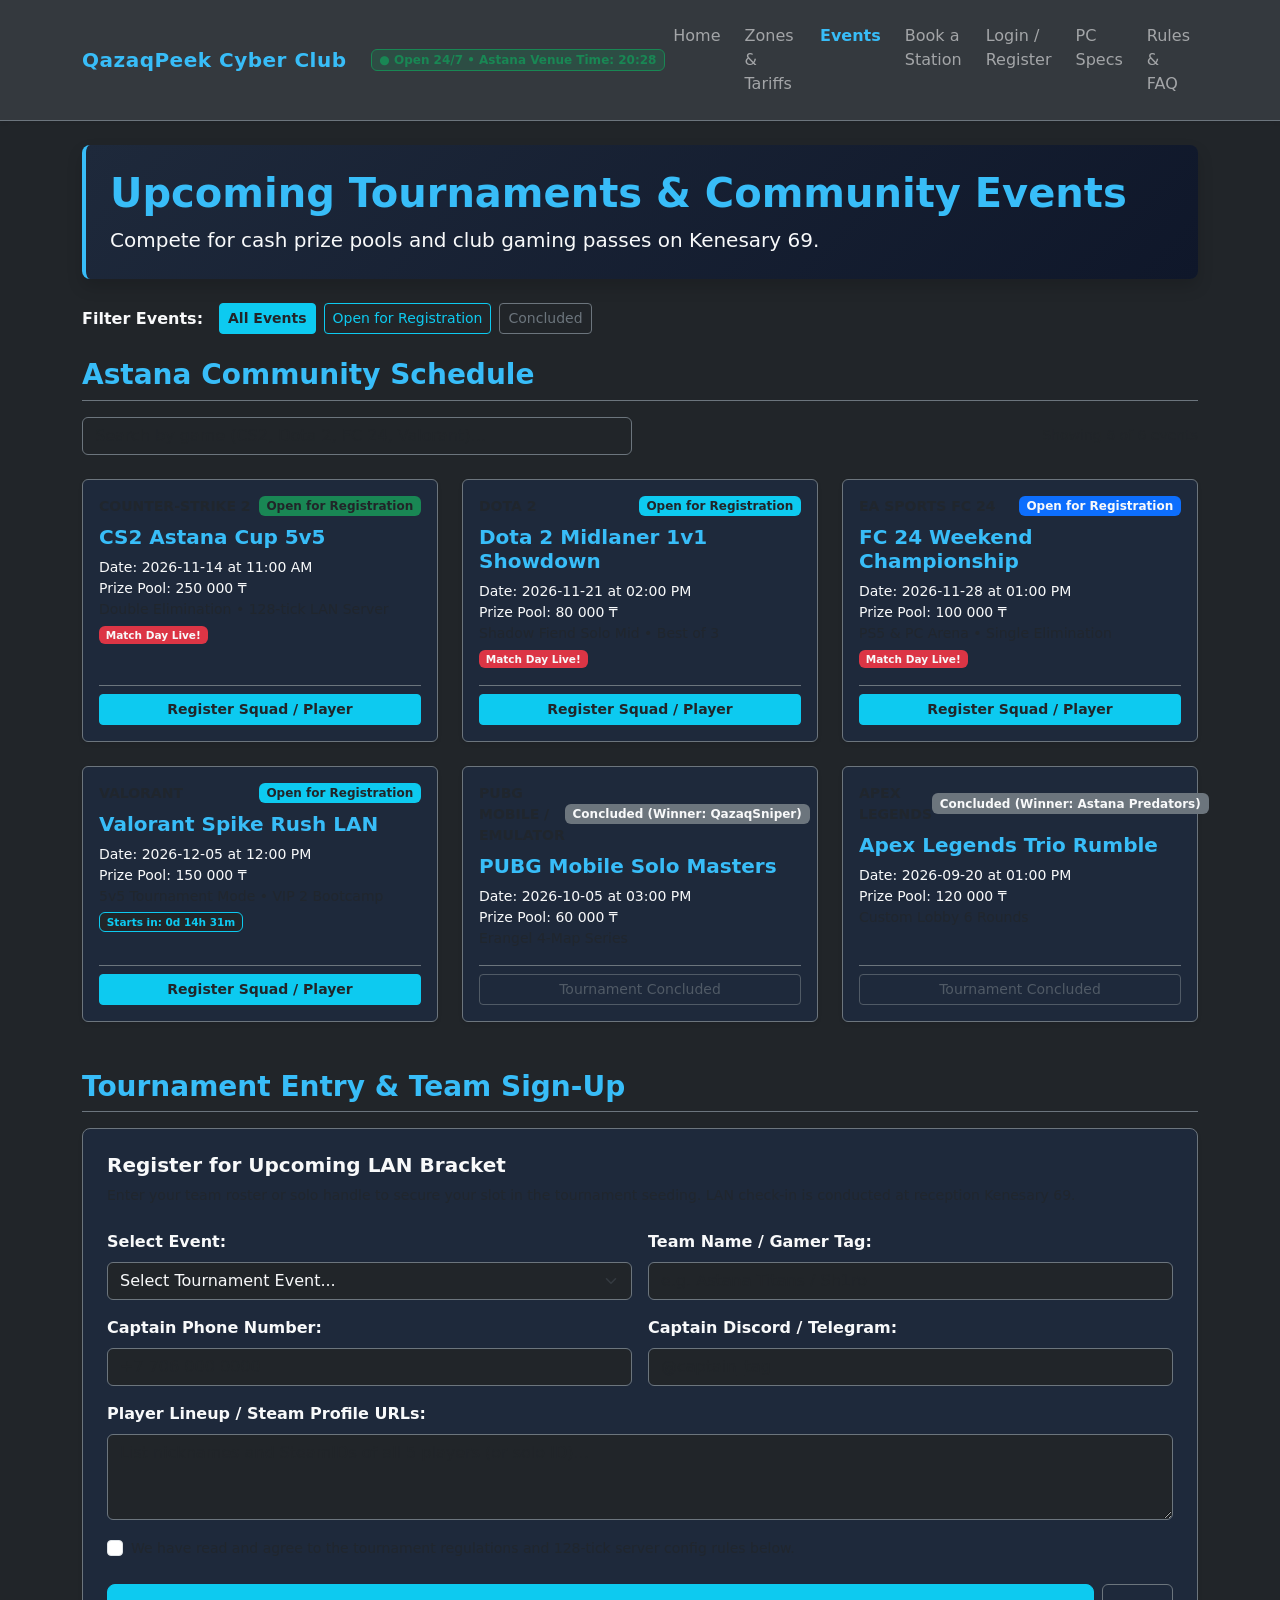
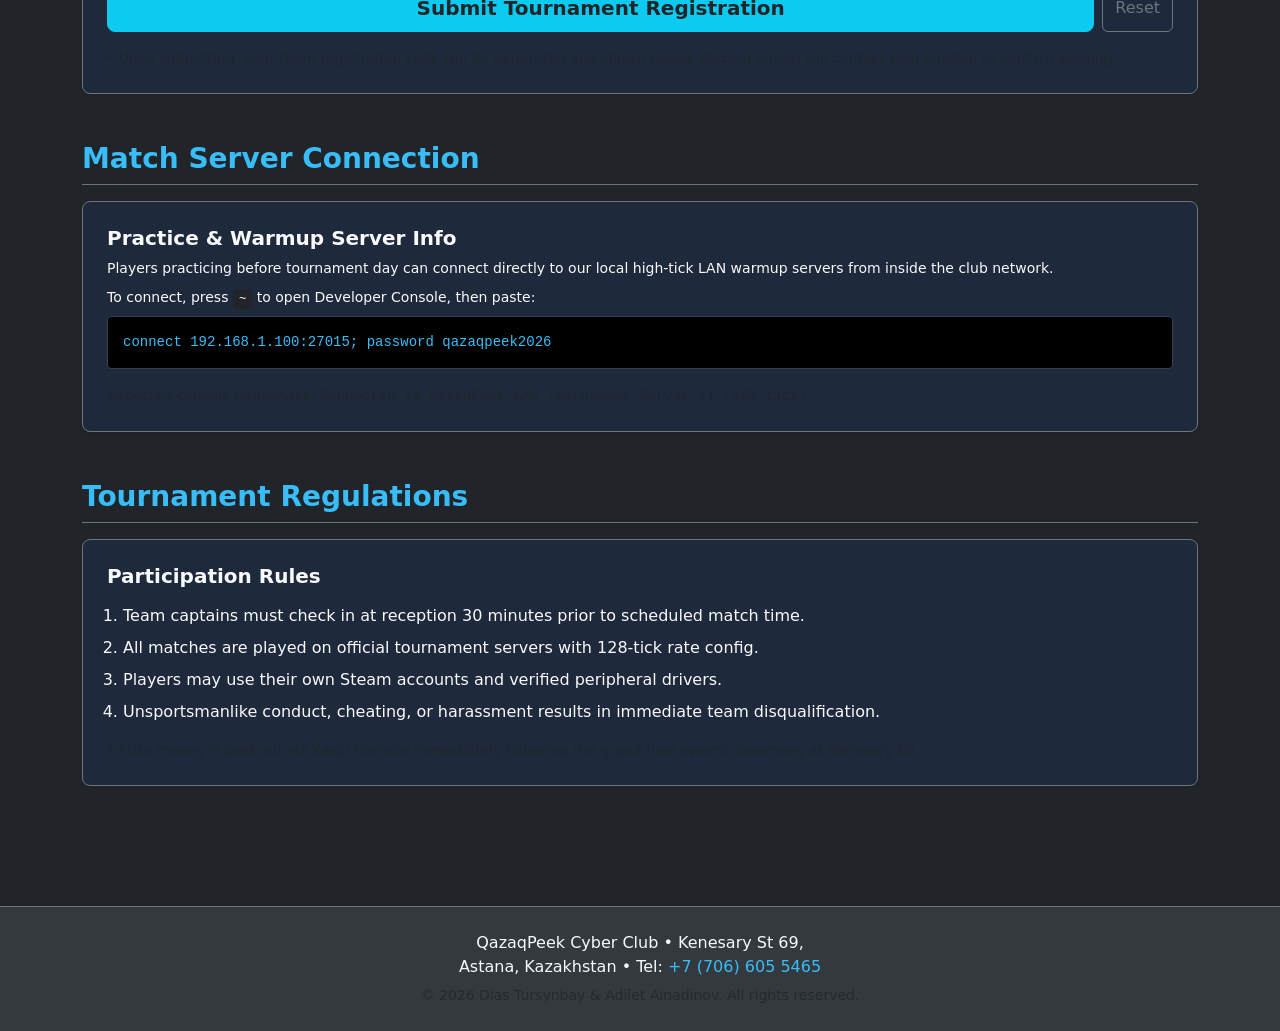
<file: events.html>
<!DOCTYPE html>
<!-- Author: Dias Tursynbay -->
<html lang="en">
<head>
  <meta charset="UTF-8">
  <meta name="viewport" content="width=device-width, initial-scale=1.0">
  <meta name="author" content="Dias Tursynbay">
  <meta name="description" content="Tournament schedule, LAN competitions, and prize pools at QazaqPeek Cyber Club in Astana on Kenesary 69.">
  <title>QazaqPeek Cyber Club - Tournaments &amp; Events</title>
  
  <!-- Bootstrap 5.3.3 CDN stylesheet -->
  <link href="https://cdn.jsdelivr.net/npm/bootstrap@5.3.3/dist/css/bootstrap.min.css" rel="stylesheet">

  <!-- Custom stylesheets linked after Bootstrap CDN -->
  <link rel="stylesheet" href="css/base.css">
  <link rel="stylesheet" href="css/dias.css">
  <link rel="stylesheet" href="css/adilet.css">
</head>
<body id="top" class="bg-dark text-light">

  <!-- Responsive Navigation Header using Bootstrap Navbar with Toggler -->
  <header>
    <nav class="navbar navbar-expand-lg navbar-dark bg-secondary bg-opacity-25 border-bottom border-secondary shadow-sm py-3">
      <div class="container">
        <a class="navbar-brand fw-bold text-accent" href="index.html">QazaqPeek Cyber Club</a>
        <button class="navbar-toggler" type="button" data-bs-toggle="collapse" data-bs-target="#mainNavbar" aria-controls="mainNavbar" aria-expanded="false" aria-label="Toggle navigation">
          <span class="navbar-toggler-icon"></span>
        </button>
        <div class="collapse navbar-collapse" id="mainNavbar">
          <ul class="navbar-nav ms-auto mb-2 mb-lg-0 gap-2">
            <li class="nav-item"><a class="nav-link" href="index.html">Home</a></li>
            <li class="nav-item"><a class="nav-link" href="services.html">Zones &amp; Tariffs</a></li>
            <li class="nav-item"><a class="nav-link active fw-bold text-accent" href="events.html">Events</a></li>
            <li class="nav-item"><a class="nav-link" href="booking.html">Book a Station</a></li>
            <li class="nav-item"><a class="nav-link" href="login.html">Login / Register</a></li>
            <li class="nav-item"><a class="nav-link" href="pc-specs.html">PC Specs</a></li>
            <li class="nav-item"><a class="nav-link" href="rules.html">Rules &amp; FAQ</a></li>
          </ul>
        </div>
      </div>
    </nav>
  </header>

  <!-- Container chosen to keep event cards and forms cleanly centered on desktop screens -->
  <main class="container py-4">

    <!-- Hero Title Box -->
    <div class="dias-hero-banner p-4 mb-4 rounded-3 shadow">
      <h1 class="display-6 fw-bold text-accent mb-2 text-center text-md-start">Upcoming Tournaments &amp; Community Events</h1>
      <p class="lead text-light mb-0 text-center text-md-start">
        Compete for cash prize pools and club gaming passes on Kenesary 69.
      </p>
    </div>

    <!-- Quick Filter Hooks (Prepared for JavaScript filtering) -->
    <div class="d-flex flex-wrap gap-2 mb-4 align-items-center">
      <span class="fw-semibold text-light me-2">Filter Events:</span>
      <button type="button" id="filter-all" class="btn btn-sm btn-info fw-bold text-dark">All Events</button>
      <button type="button" id="filter-open" class="btn btn-sm btn-outline-info">Open for Registration</button>
      <button type="button" id="filter-completed" class="btn btn-sm btn-outline-secondary">Concluded</button>
    </div>

    <!-- Tournament Schedule Cards -->
    <section class="mb-5">
      <h2 class="h3 fw-bold text-accent mb-3 border-bottom border-secondary pb-2">Astana Community Schedule</h2>
      
      <div class="row g-4" id="events-card-container">
        
        <!-- Tournament Card 1 -->
        <div class="col-12 col-md-6 col-lg-4" id="card-event-cs2">
          <div class="card bg-custom-card text-light h-100 border-secondary shadow-sm">
            <div class="card-header bg-dark d-flex justify-content-between align-items-center">
              <h3 class="h5 mb-0 fw-bold">CS2 Astana Cup 5v5</h3>
              <span class="badge bg-danger">Registration Open</span>
            </div>
            <div class="card-body d-flex flex-column justify-content-between">
              <div>
                <p class="card-text text-light"><strong>Date:</strong> October 12, 2026 (Saturday)</p>
                <p class="card-text text-light"><strong>Prize Pool:</strong> 250,000 KZT + VIP Passes</p>
                <p class="card-text small text-muted">Double elimination LAN bracket played in VIP Pro Zone on 360Hz BenQ rigs.</p>
              </div>
              <div class="mt-3">
                <a href="#tournament-registration" id="btn-reg-cs2" class="btn btn-primary btn-sm w-100">Register Squad</a>
              </div>
            </div>
          </div>
        </div>

        <!-- Tournament Card 2 -->
        <div class="col-12 col-md-6 col-lg-4" id="card-event-dota">
          <div class="card bg-custom-card text-light h-100 border-secondary shadow-sm">
            <div class="card-header bg-dark d-flex justify-content-between align-items-center">
              <h3 class="h5 mb-0 fw-bold">Dota 2 1v1 Mid Only</h3>
              <span class="badge bg-info text-dark">Solo Event</span>
            </div>
            <div class="card-body d-flex flex-column justify-content-between">
              <div>
                <p class="card-text text-light"><strong>Date:</strong> October 19, 2026 (Saturday)</p>
                <p class="card-text text-light"><strong>Prize Pool:</strong> 100,000 KZT Cash</p>
                <p class="card-text small text-muted">Best of 3 Shadow Fiend / Nevermore mid lane showdown. Direct knockout bracket.</p>
              </div>
              <div class="mt-3">
                <a href="#tournament-registration" id="btn-reg-dota" class="btn btn-outline-info btn-sm w-100">Join Solo Bracket</a>
              </div>
            </div>
          </div>
        </div>

        <!-- Tournament Card 3 -->
        <div class="col-12 col-md-6 col-lg-4" id="card-event-fc24">
          <div class="card bg-custom-card text-light h-100 border-secondary shadow-sm">
            <div class="card-header bg-dark d-flex justify-content-between align-items-center">
              <h3 class="h5 mb-0 fw-bold">FC 24 Console Cup</h3>
              <span class="badge bg-secondary">Completed</span>
            </div>
            <div class="card-body d-flex flex-column justify-content-between">
              <div>
                <p class="card-text text-light"><strong>Date:</strong> September 20, 2026</p>
                <p class="card-text text-light"><strong>Winner:</strong> Nursultan &ldquo;Nurik_FC&rdquo; B.</p>
                <p class="card-text small text-muted">PS5 lounge arena tournament concluded last weekend. Season standings updated.</p>
              </div>
              <div class="mt-3">
                <button type="button" class="btn btn-secondary btn-sm w-100 disabled" disabled>Registration Closed</button>
              </div>
            </div>
          </div>
        </div>

      </div>
    </section>

    <!-- Tournament Registration Section (Finishes the Logic) -->
    <section id="tournament-registration" class="mb-5">
      <h2 class="h3 fw-bold text-accent mb-3 border-bottom border-secondary pb-2">Tournament Entry &amp; Team Sign-Up</h2>
      
      <div class="bg-custom-card p-4 rounded-3 border border-secondary shadow-sm">
        <h3 class="h5 text-light fw-bold mb-2">Register for Upcoming LAN Bracket</h3>
            <p class="small text-muted mb-4">
              Enter your team roster or solo handle to secure your slot in the tournament seeding. LAN check-in is conducted at reception Kenesary 69.
            </p>

            <form id="tournament-reg-form" action="events.html" method="POST">
              <fieldset>
                <legend class="visually-hidden">Tournament Registration Form</legend>

                <div class="row g-3 mb-3">
                  <div class="col-12 col-md-6">
                    <label for="tournament-choice" class="form-label text-light fw-semibold">Select Event:</label>
                    <select class="form-select bg-dark text-light border-secondary" id="tournament-choice" name="tournament_choice" required>
                      <option value="">-- Choose tournament --</option>
                      <option value="cs2" selected>CS2 Astana Cup 5v5 (Oct 12)</option>
                      <option value="dota">Dota 2 1v1 Mid Only (Oct 19)</option>
                    </select>
                  </div>
                  <div class="col-12 col-md-6">
                    <label for="team-tag" class="form-label text-light fw-semibold">Team Name / Gamer Tag:</label>
                    <input type="text" class="form-control bg-dark text-light border-secondary" id="team-tag" name="team_tag" placeholder="e.g. Astana Titans / Sh1ro" required>
                  </div>
                </div>

                <div class="row g-3 mb-3">
                  <div class="col-12 col-md-6">
                    <label for="captain-contact" class="form-label text-light fw-semibold">Captain Phone Number:</label>
                    <input type="tel" class="form-control bg-dark text-light border-secondary" id="captain-contact" name="captain_contact" placeholder="+7 706 000 0000" pattern="^(\+?7|8)[\s\-]?\(?7[04567][0-9]\)?[\s\-]?[0-9]{3}[\s\-]?[0-9]{2}[\s\-]?[0-9]{2}$|^(\+?7|8)[\s\-]?\(?7[04567][0-9]\)?[\s\-]?[0-9]{3}[\s\-]?[0-9]{4}$" title="Kazakhstan mobile format: +7 706 000 0000" required>
                  </div>
                  <div class="col-12 col-md-6">
                    <label for="discord-tag" class="form-label text-light fw-semibold">Captain Discord / Telegram:</label>
                    <input type="text" class="form-control bg-dark text-light border-secondary" id="discord-tag" name="discord_tag" placeholder="@captain_tag" required>
                  </div>
                </div>

                <div class="mb-3">
                  <label for="roster-notes" class="form-label text-light fw-semibold">Player Lineup / Steam Profile URLs:</label>
                  <textarea class="form-control bg-dark text-light border-secondary" id="roster-notes" name="roster_notes" rows="3" placeholder="List nicknames and SteamIDs of all 5 players (or solo ID)..."></textarea>
                </div>

                <div class="form-check mb-4">
                  <input class="form-check-input" type="checkbox" id="reg-agree" name="reg_agree" required>
                  <label class="form-check-label text-muted small" for="reg-agree">
                    We have read and agree to the tournament regulations and 128-tick server config rules below.
                  </label>
                </div>

                <div class="d-flex gap-2">
                  <button type="submit" id="btn-submit-tournament" class="btn btn-info btn-lg fw-bold text-dark flex-grow-1">
                    Submit Tournament Registration
                  </button>
                  <button type="reset" id="btn-reset-tournament" class="btn btn-outline-secondary">Reset</button>
                </div>

                <!-- Explanation of Submission Result -->
                <p class="small text-muted mt-3 mb-0">
                  * Upon submitting, your team registration code will be generated and shown below. Discord admin will contact your captain to confirm seeding.
                </p>

                <!-- Containers for JavaScript Results / Messages -->
                <div id="tournament-feedback" class="alert alert-success mt-4 d-none" role="alert">
                  <strong>Registration Received!</strong> Your squad has been preliminarily registered. Captains must arrive at reception Kenesary 69 at least 30 minutes before first round.
                </div>
                <div id="tournament-error-box" class="alert alert-danger mt-3 d-none" role="alert"></div>

              </fieldset>
            </form>
          </div>
    </section>

    <!-- Tournament Server & Terminal Guide (Includes semantic code/pre/kbd/samp tags) -->
    <section class="mb-5">
      <h2 class="h3 fw-bold text-accent mb-3 border-bottom border-secondary pb-2">Match Server Connection</h2>
      
      <div class="bg-custom-card p-4 rounded-3 border border-secondary shadow-sm">
        <h3 class="h5 text-light fw-bold mb-2">Practice &amp; Warmup Server Info</h3>
        <p class="text-light small mb-2">
          Players practicing before tournament day can connect directly to our local high-tick LAN warmup servers from inside the club network.
        </p>
        <p class="small text-light mb-2">
          To connect, press <kbd>~</kbd> to open Developer Console, then paste:
        </p>
        <pre><code>connect 192.168.1.100:27015; password qazaqpeek2026</code></pre>
        <p class="small text-muted mb-0">
          Expected console handshake: <samp>Connected to QazaqPeek LAN Tournament Server #1 (128 tick)</samp>.
        </p>
      </div>
    </section>

    <!-- Tournament Regulations Section -->
    <section class="mb-5">
      <h2 class="h3 fw-bold text-accent mb-3 border-bottom border-secondary pb-2">Tournament Regulations</h2>
      
      <div class="bg-custom-card p-4 rounded-3 border border-secondary shadow-sm">
        <h3 class="h5 text-light fw-bold mb-3">Participation Rules</h3>
        <ol type="1" start="1" class="text-light ps-3 mb-3">
          <li class="mb-2">Team captains must check in at reception 30 minutes prior to scheduled match time.</li>
          <li class="mb-2">All matches are played on official tournament servers with 128-tick rate config.</li>
          <li class="mb-2">Players may use their own Steam accounts and verified peripheral drivers.</li>
          <li class="mb-2">Unsportsmanlike conduct, cheating, or harassment results in immediate team disqualification.</li>
        </ol>

        <p class="small text-muted mb-0">
          * Prize money is paid out via Kaspi transfer immediately following the grand final awards ceremony at Kenesary 69.
        </p>
      </div>
    </section>

  </main>

  <!-- Back to Top Button -->
  <div class="back-to-top-btn">
    <a href="#top" class="btn btn-info btn-sm shadow fw-bold text-dark">↑ Top</a>
  </div>

  <!-- Footer -->
  <footer class="bg-secondary bg-opacity-25 border-top border-secondary py-4 text-center text-muted mt-5">
    <div class="container">
      <p class="mb-1 text-light">QazaqPeek Cyber Club &bull; Kenesary St 69,<br>Astana, Kazakhstan &bull; Tel: <a href="tel:+77066055465" class="text-accent text-decoration-none">+7 (706) 605 5465</a></p>
      <p class="mb-0"><small class="text-muted">&copy; 2026 Dias Tursynbay &amp; Adilet Ainadinov. All rights reserved.</small></p>
    </div>
  </footer>

  <!-- Bootstrap 5.3.3 JavaScript Bundle CDN -->
  <script src="https://cdn.jsdelivr.net/npm/bootstrap@5.3.3/dist/js/bootstrap.bundle.min.js"></script>

  <!-- jQuery 3.7.1 CDN Library -->
  <script src="https://code.jquery.com/jquery-3.7.1.min.js"></script>

  <!-- Application JavaScript Modules -->
  <script defer src="js/main.js"></script>
  <script defer src="js/events.js"></script>
</body>
</html>
</file>
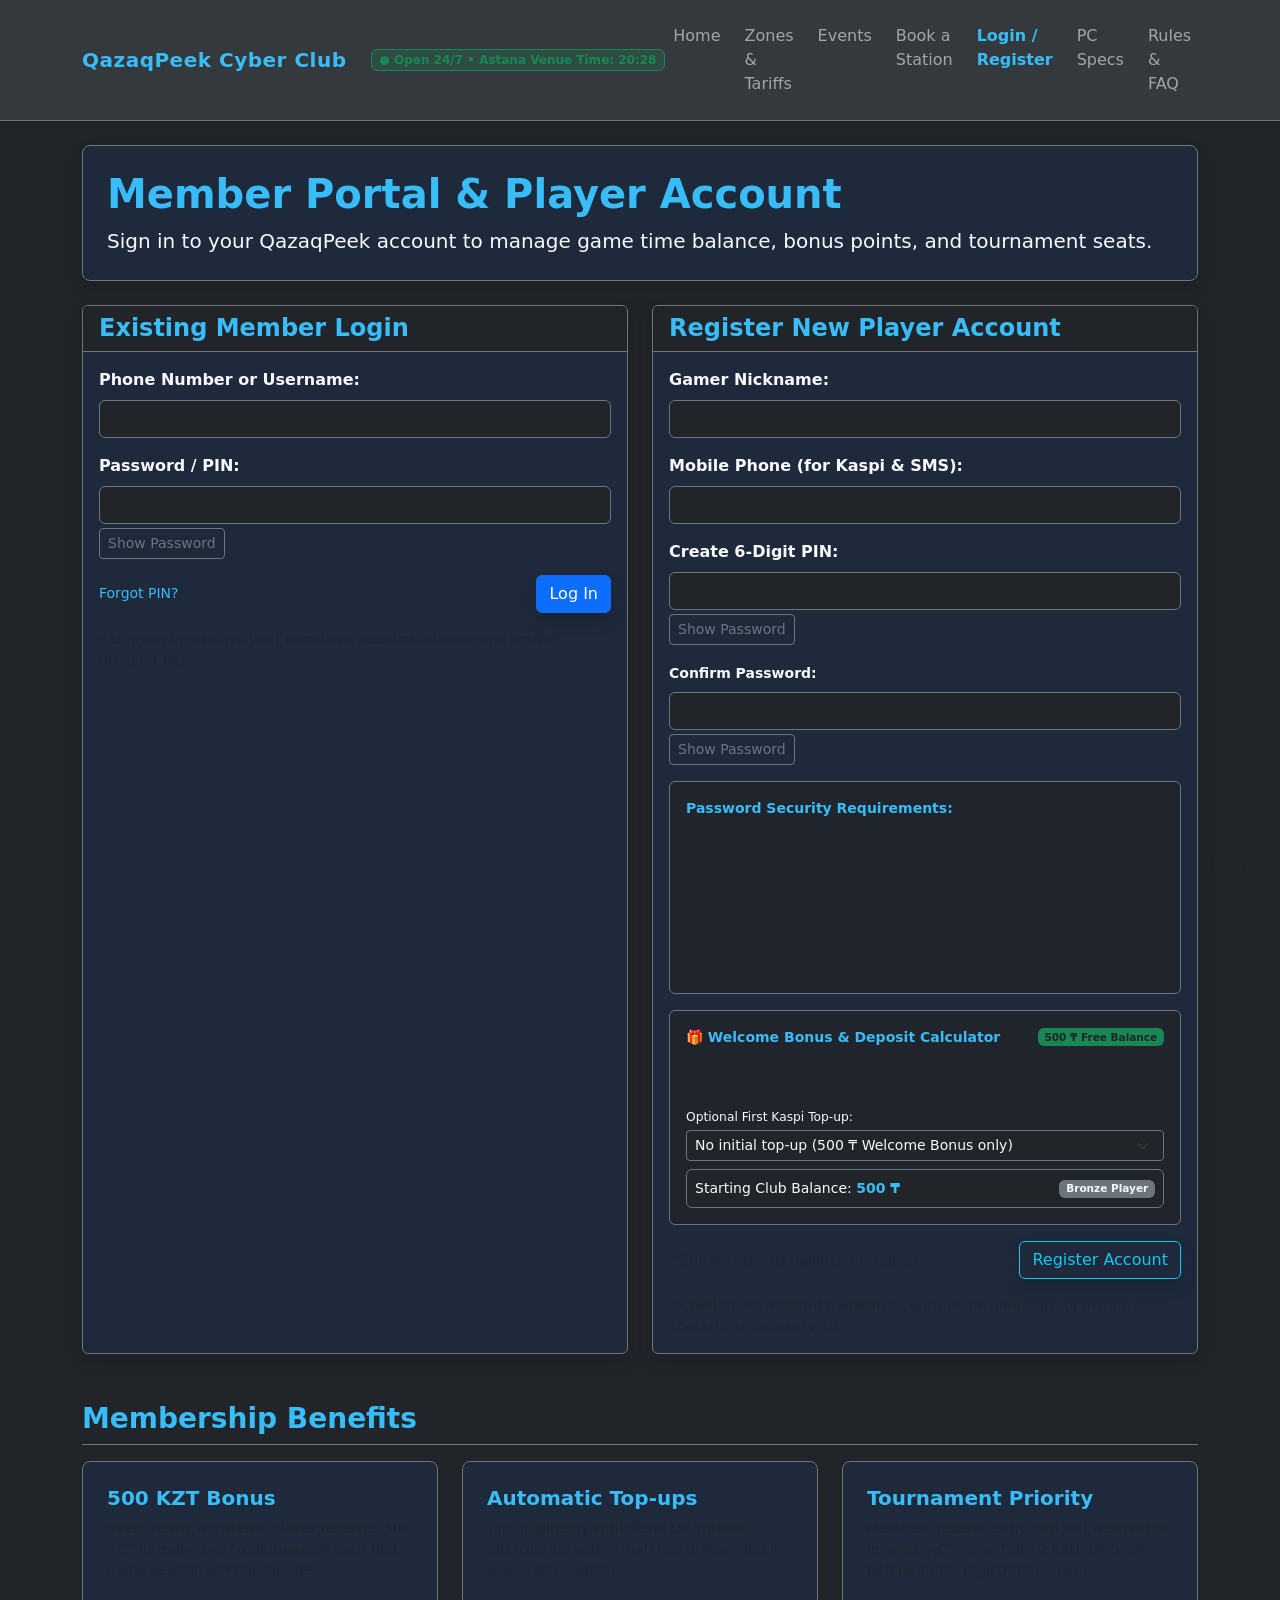
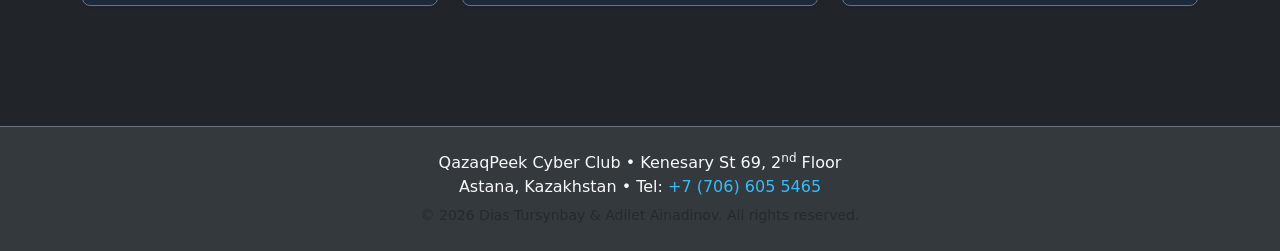
<file: login.html>
<!DOCTYPE html>
<!-- Author: Adilet Ainadinov -->
<html lang="en">
<head>
  <meta charset="UTF-8">
  <meta name="viewport" content="width=device-width, initial-scale=1.0">
  <meta name="author" content="Adilet Ainadinov">
  <meta name="description" content="Member portal login and account registration for QazaqPeek Cyber Club in Astana on Kenesary 69.">
  <title>QazaqPeek Cyber Club - Login &amp; Register</title>
  
  <!-- Bootstrap 5.3.3 CDN stylesheet -->
  <link href="https://cdn.jsdelivr.net/npm/bootstrap@5.3.3/dist/css/bootstrap.min.css" rel="stylesheet">

  <!-- Custom stylesheets linked after Bootstrap CDN -->
  <link rel="stylesheet" href="css/base.css">
  <link rel="stylesheet" href="css/dias.css">
  <link rel="stylesheet" href="css/adilet.css">
</head>
<body id="top" class="bg-dark text-light">

  <!-- Responsive Navigation Header using Bootstrap Navbar with Toggler -->
  <header>
    <nav class="navbar navbar-expand-lg navbar-dark bg-secondary bg-opacity-25 border-bottom border-secondary shadow-sm py-3">
      <div class="container">
        <a class="navbar-brand fw-bold text-accent" href="index.html">QazaqPeek Cyber Club</a>
        <button class="navbar-toggler" type="button" data-bs-toggle="collapse" data-bs-target="#mainNavbar" aria-controls="mainNavbar" aria-expanded="false" aria-label="Toggle navigation">
          <span class="navbar-toggler-icon"></span>
        </button>
        <div class="collapse navbar-collapse" id="mainNavbar">
          <ul class="navbar-nav ms-auto mb-2 mb-lg-0 gap-2">
            <li class="nav-item"><a class="nav-link" href="index.html">Home</a></li>
            <li class="nav-item"><a class="nav-link" href="services.html">Zones &amp; Tariffs</a></li>
            <li class="nav-item"><a class="nav-link" href="events.html">Events</a></li>
            <li class="nav-item"><a class="nav-link" href="booking.html">Book a Station</a></li>
            <li class="nav-item"><a class="nav-link active fw-bold text-accent" href="login.html">Login / Register</a></li>
            <li class="nav-item"><a class="nav-link" href="pc-specs.html">PC Specs</a></li>
            <li class="nav-item"><a class="nav-link" href="rules.html">Rules &amp; FAQ</a></li>
          </ul>
        </div>
      </div>
    </nav>
  </header>

  <!-- Container chosen to center login and registration forms for clean user interface on desktop -->
  <main class="container py-4">

    <!-- Title Banner -->
    <div class="adilet-form-card p-4 mb-4 rounded-3 border border-secondary shadow">
      <h1 class="display-6 fw-bold text-accent mb-2 text-center text-md-start">Member Portal &amp; Player Account</h1>
      <p class="lead text-light mb-0 text-center text-md-start">
        Sign in to your QazaqPeek account to manage game time balance, bonus points, and tournament seats.
      </p>
    </div>

    <!-- Authentication Forms Grid -->
    <div class="row g-4 mb-5">
      
      <!-- Form 1: Member Login -->
      <div class="col-12 col-md-6">
        <div class="card bg-custom-card text-light h-100 border-secondary shadow">
          <div class="card-header bg-dark border-secondary">
            <h2 class="h4 mb-0 fw-bold text-accent">Existing Member Login</h2>
          </div>
          <div class="card-body d-flex flex-column justify-content-between">
            <form id="login-form" action="login.html" method="POST">
              <fieldset>
                <legend class="visually-hidden">Member Login Credentials</legend>
                
                <div class="mb-3">
                  <label for="loginPhone" class="form-label fw-bold">Phone Number or Username:</label>
                  <input type="text" id="loginPhone" name="loginPhone" class="form-control bg-dark text-light border-secondary" placeholder="+7 707 123 4567" pattern="^(\+?7|8)[\s\-]?\(?7[04567][0-9]\)?[\s\-]?[0-9]{3}[\s\-]?[0-9]{2}[\s\-]?[0-9]{2}$|^(\+?7|8)[\s\-]?\(?7[04567][0-9]\)?[\s\-]?[0-9]{3}[\s\-]?[0-9]{4}$|^[a-zA-Z0-9_.]{3,20}$" title="Kazakh mobile (+7 7xx xxx xx xx) or username (3+ chars)" required>
                </div>

                <div class="mb-3">
                  <label for="loginPassword" class="form-label fw-bold">Password / PIN:</label>
                  <input type="password" id="loginPassword" name="loginPassword" class="form-control bg-dark text-light border-secondary" placeholder="••••••••" required>
                </div>

                <div class="d-flex justify-content-between align-items-center mb-3">
                  <a href="#pin-recovery-help" data-bs-toggle="collapse" class="small text-accent text-decoration-none" role="button" aria-expanded="false" aria-controls="pin-recovery-help">Forgot PIN?</a>
                  <button type="submit" id="login-submit-btn" class="btn btn-primary shadow">Log In</button>
                </div>

                <!-- Collapsible PIN Recovery Helper -->
                <div class="collapse mb-3" id="pin-recovery-help">
                  <div class="p-3 bg-dark rounded border border-secondary text-muted small">
                    To reset your account PIN, contact our administrator on WhatsApp at <a href="tel:+77066055465" class="text-accent fw-semibold">+7 (706) 605 5465</a> or visit the reception desk at Kenesary 69.
                  </div>
                </div>

                <!-- Explanation of Submission Result -->
                <p class="small text-muted mb-0">
                  * Logging in displays your remaining account balance and active discount tier.
                </p>

                <!-- Feedback Container for JavaScript Hook -->
                <div id="login-feedback" class="alert alert-info mt-3 mb-0 d-none" role="alert">
                  Authenticating player session... Welcome back!
                </div>
              </fieldset>
            </form>
          </div>
        </div>
      </div>

      <!-- Form 2: New Account Registration -->
      <div class="col-12 col-md-6">
        <div class="card bg-custom-card text-light h-100 border-secondary shadow">
          <div class="card-header bg-dark border-secondary">
            <h2 class="h4 mb-0 fw-bold text-accent">Register New Player Account</h2>
          </div>
          <div class="card-body d-flex flex-column justify-content-between">
            <form id="register-form" action="login.html" method="POST">
              <fieldset>
                <legend class="visually-hidden">New Account Registration</legend>

                <div class="mb-3">
                  <label for="regNickname" class="form-label fw-bold">Gamer Nickname:</label>
                  <input type="text" id="regNickname" name="regNickname" class="form-control bg-dark text-light border-secondary" placeholder="e.g. S1mple_Astana" required>
                </div>

                <div class="mb-3">
                  <label for="regPhone" class="form-label fw-bold">Mobile Phone (for Kaspi &amp; SMS):</label>
                  <input type="tel" id="regPhone" name="regPhone" class="form-control bg-dark text-light border-secondary" placeholder="+7 706 605 5465" pattern="^(\+?7|8)[\s\-]?\(?7[04567][0-9]\)?[\s\-]?[0-9]{3}[\s\-]?[0-9]{2}[\s\-]?[0-9]{2}$|^(\+?7|8)[\s\-]?\(?7[04567][0-9]\)?[\s\-]?[0-9]{3}[\s\-]?[0-9]{4}$" title="Kazakhstan mobile format: +7 706 605 5465" required>
                </div>

                <div class="mb-3">
                  <label for="regPass" class="form-label fw-bold">Create 6-Digit PIN:</label>
                  <input type="password" id="regPass" name="regPass" class="form-control bg-dark text-light border-secondary" placeholder="Create 6-digit PIN" required>
                </div>

                <div class="d-flex justify-content-between align-items-center mb-3">
                  <span class="small text-muted d-none d-md-block">* 500 KZT bonus balance on signup</span>
                  <button type="submit" id="register-submit-btn" class="btn btn-outline-info shadow">Register Account</button>
                </div>

                <!-- Explanation of Submission Result -->
                <p class="small text-muted mb-0">
                  * Creating an account generates your unique gamer ID for instant check-in at Kenesary 69.
                </p>

                <!-- Feedback Container for JavaScript Hook -->
                <div id="register-feedback" class="alert alert-success mt-3 mb-0 d-none" role="alert">
                  Account created successfully! Your 500 KZT welcome bonus is active.
                </div>
              </fieldset>
            </form>
          </div>
        </div>
      </div>

    </div>

    <!-- Member Benefits Section (Completes Page Layout) -->
    <section class="mb-5">
      <h2 class="h3 fw-bold text-accent mb-3 border-bottom border-secondary pb-2">Membership Benefits</h2>
      <div class="row g-4">
        <div class="col-12 col-md-4">
          <div class="p-4 bg-custom-card rounded-3 border border-secondary h-100 shadow-sm">
            <h3 class="h5 text-accent fw-bold mb-2">500 KZT Bonus</h3>
            <p class="small text-muted mb-0">Every newly registered player receives 500 KZT introductory credit towards their first game session at Kenesary 69.</p>
          </div>
        </div>
        <div class="col-12 col-md-4">
          <div class="p-4 bg-custom-card rounded-3 border border-secondary h-100 shadow-sm">
            <h3 class="h5 text-accent fw-bold mb-2">Automatic Top-ups</h3>
            <p class="small text-muted mb-0">Top up directly with Kaspi QR without interrupting active matches or standing in queue at reception.</p>
          </div>
        </div>
        <div class="col-12 col-md-4">
          <div class="p-4 bg-custom-card rounded-3 border border-secondary h-100 shadow-sm">
            <h3 class="h5 text-accent fw-bold mb-2">Tournament Priority</h3>
            <p class="small text-muted mb-0">Members receive early bird slot reservation in weekly CS2 and Dota 2 LAN brackets before public registration opens.</p>
          </div>
        </div>
      </div>
    </section>

  </main>

  <!-- Back to Top Button -->
  <div class="back-to-top-btn">
    <a href="#top" class="btn btn-info btn-sm shadow fw-bold text-dark">↑ Top</a>
  </div>

  <!-- Footer -->
  <footer class="bg-secondary bg-opacity-25 border-top border-secondary py-4 text-center text-muted mt-5">
    <div class="container">
      <p class="mb-1 text-light">QazaqPeek Cyber Club &bull; Kenesary St 69, 2<sup>nd</sup> Floor<br>Astana, Kazakhstan &bull; Tel: <a href="tel:+77066055465" class="text-accent text-decoration-none">+7 (706) 605 5465</a></p>
      <p class="mb-0"><small class="text-muted">&copy; 2026 Dias Tursynbay &amp; Adilet Ainadinov. All rights reserved.</small></p>
    </div>
  </footer>

  <!-- Bootstrap 5.3.3 JavaScript Bundle CDN -->
  <script src="https://cdn.jsdelivr.net/npm/bootstrap@5.3.3/dist/js/bootstrap.bundle.min.js"></script>

  <!-- jQuery 3.7.1 CDN Library -->
  <script src="https://code.jquery.com/jquery-3.7.1.min.js"></script>

  <!-- Application JavaScript Modules -->
  <script defer src="js/main.js"></script>
  <script defer src="js/login.js"></script>
</body>
</html>
</file>
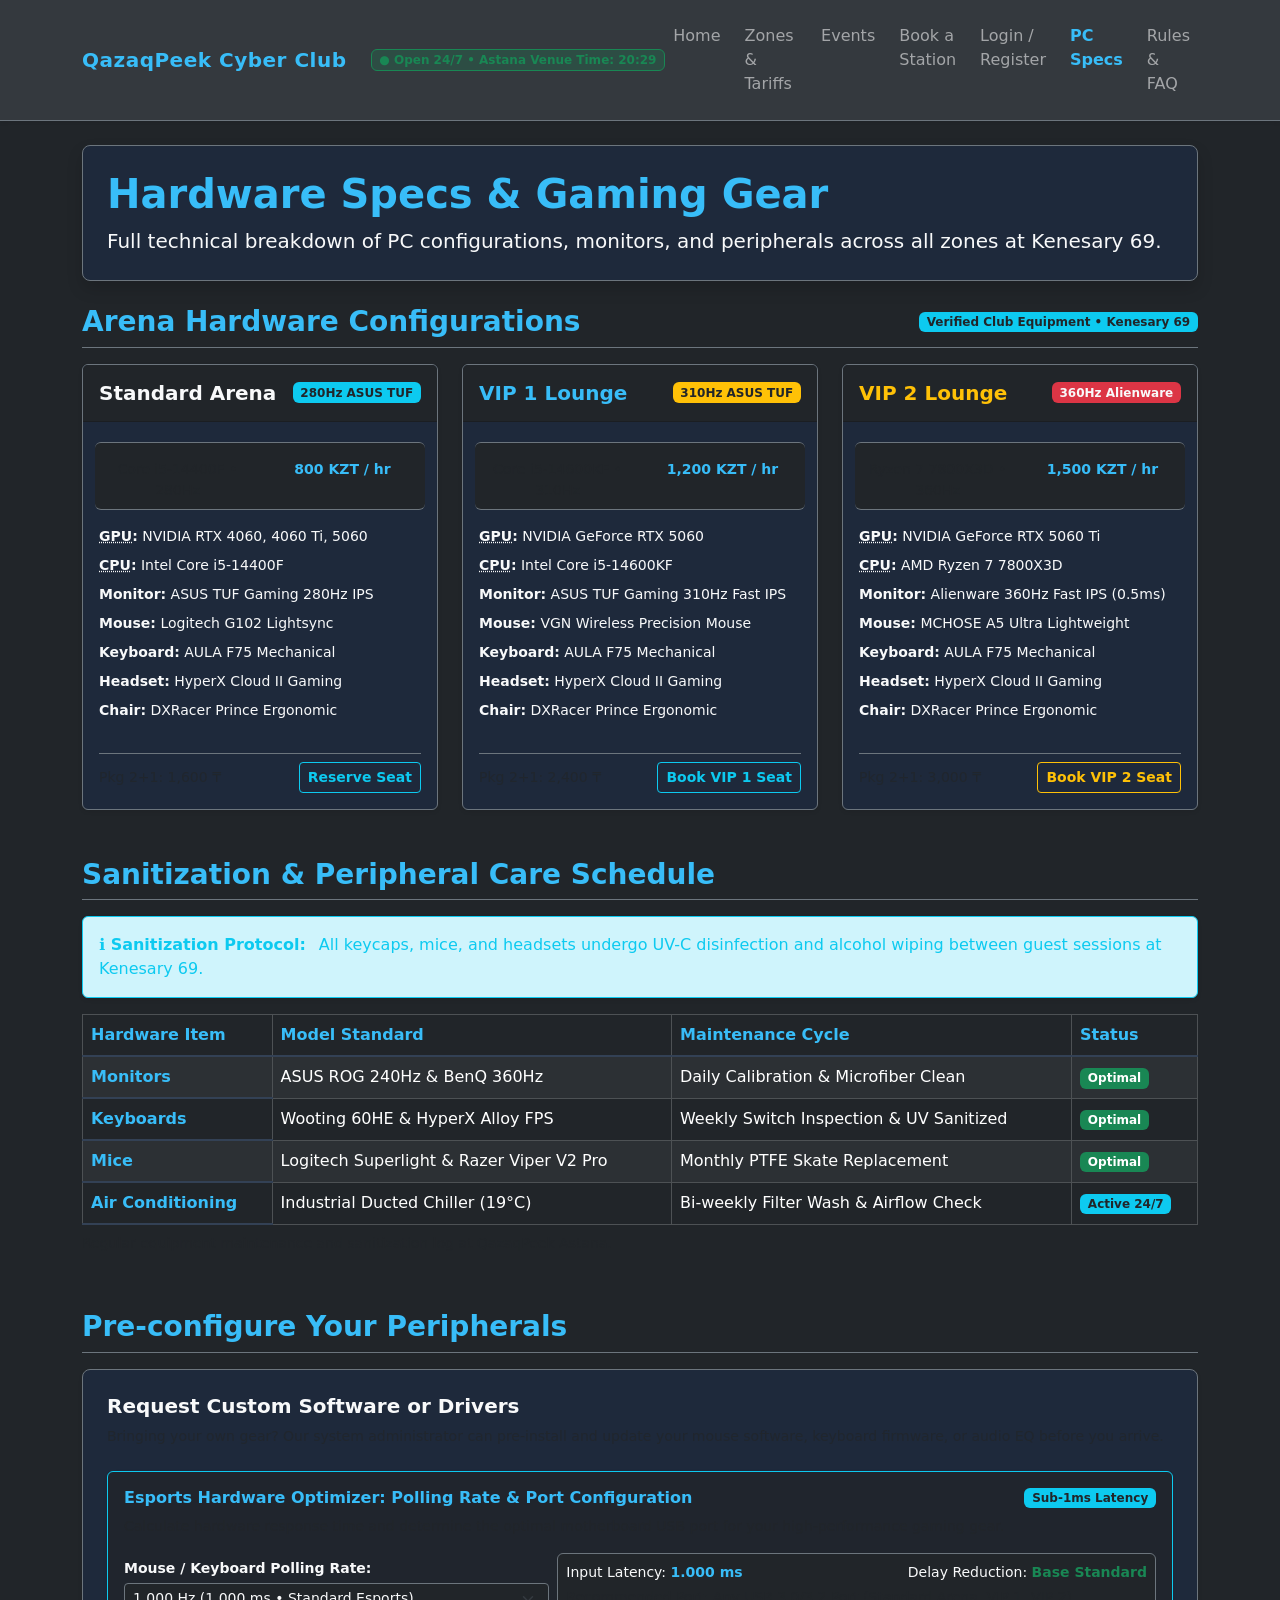
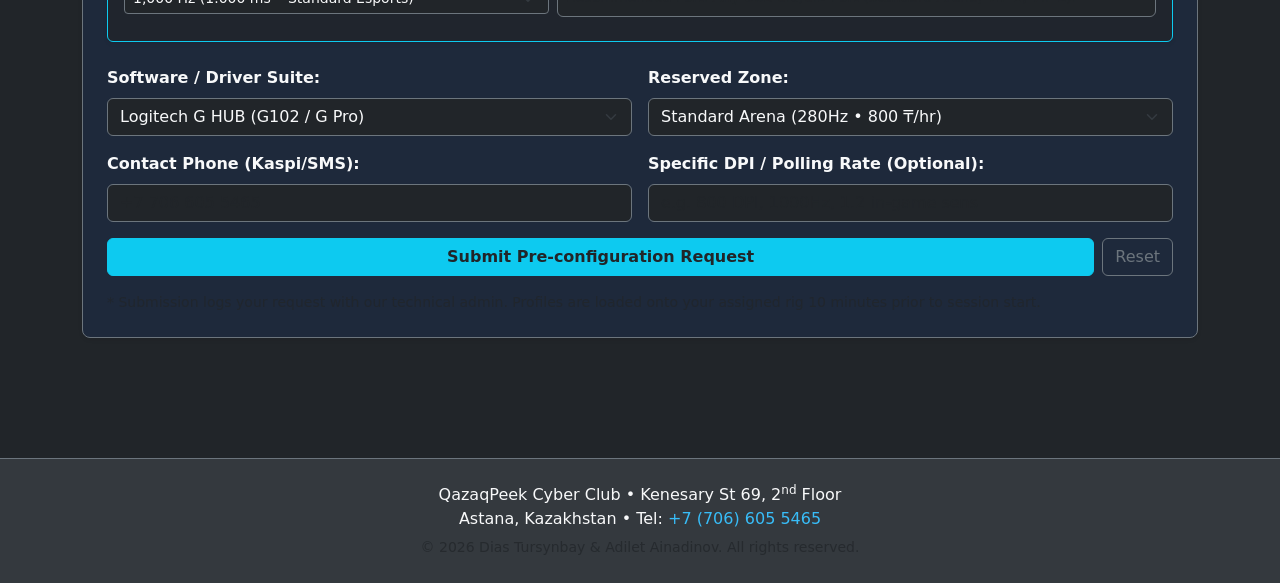
<file: pc-specs.html>
<!DOCTYPE html>
<!-- Author: Adilet Ainadinov -->
<html lang="en">
<head>
  <meta charset="UTF-8">
  <meta name="viewport" content="width=device-width, initial-scale=1.0">
  <meta name="author" content="Adilet Ainadinov">
  <meta name="description" content="Technical hardware specifications and peripheral details for QazaqPeek Cyber Club in Astana on Kenesary 69.">
  <title>QazaqPeek Cyber Club - PC Specs &amp; Hardware</title>
  
  <!-- Bootstrap 5.3.3 CDN stylesheet -->
  <link href="https://cdn.jsdelivr.net/npm/bootstrap@5.3.3/dist/css/bootstrap.min.css" rel="stylesheet">
  
  <!-- Custom stylesheets linked after Bootstrap CDN -->
  <link rel="stylesheet" href="css/base.css">
  <link rel="stylesheet" href="css/dias.css">
  <link rel="stylesheet" href="css/adilet.css">
</head>
<body id="top" class="bg-dark text-light">

  <!-- Responsive Navigation Header using Bootstrap Navbar with Toggler -->
  <header>
    <nav class="navbar navbar-expand-lg navbar-dark bg-secondary bg-opacity-25 border-bottom border-secondary shadow-sm py-3">
      <div class="container">
        <a class="navbar-brand fw-bold text-accent" href="index.html">QazaqPeek Cyber Club</a>
        <button class="navbar-toggler" type="button" data-bs-toggle="collapse" data-bs-target="#mainNavbar" aria-controls="mainNavbar" aria-expanded="false" aria-label="Toggle navigation">
          <span class="navbar-toggler-icon"></span>
        </button>
        <div class="collapse navbar-collapse" id="mainNavbar">
          <ul class="navbar-nav ms-auto mb-2 mb-lg-0 gap-2">
            <li class="nav-item"><a class="nav-link" href="index.html">Home</a></li>
            <li class="nav-item"><a class="nav-link" href="services.html">Zones &amp; Tariffs</a></li>
            <li class="nav-item"><a class="nav-link" href="events.html">Events</a></li>
            <li class="nav-item"><a class="nav-link" href="booking.html">Book a Station</a></li>
            <li class="nav-item"><a class="nav-link" href="login.html">Login / Register</a></li>
            <li class="nav-item"><a class="nav-link active fw-bold text-accent" href="pc-specs.html">PC Specs</a></li>
            <li class="nav-item"><a class="nav-link" href="rules.html">Rules &amp; FAQ</a></li>
          </ul>
        </div>
      </div>
    </nav>
  </header>

  <!-- Container chosen to keep hardware cards centered and readable on desktop screens -->
  <main class="container py-4">

    <!-- Title Banner -->
    <div class="adilet-form-card p-4 mb-4 rounded-3 border border-secondary shadow">
      <h1 class="display-6 fw-bold text-accent mb-2 text-center text-md-start">Hardware Specs &amp; Gaming Gear</h1>
      <p class="lead text-light mb-0 text-center text-md-start">
        Full technical breakdown of PC configurations, monitors, and peripherals across all zones at Kenesary 69.
      </p>
    </div>

    <!-- Arena Hardware Zones Grid: Uniform Cards for Standard, VIP 1, and VIP 2 -->
    <section class="mb-5">
      <div class="d-flex flex-wrap justify-content-between align-items-center border-bottom border-secondary pb-2 mb-3">
        <h2 class="h3 fw-bold text-accent mb-0">Arena Hardware Configurations</h2>
        <span class="badge bg-info text-dark fw-bold">Verified Club Equipment &bull; Kenesary 69</span>
      </div>
      <div class="row g-4">
        
        <!-- Uniform Station Card 1: Standard Arena -->
        <div class="col-12 col-md-6 col-lg-4">
          <div class="card bg-custom-card text-light h-100 shadow-sm border-secondary d-flex flex-column justify-content-between">
            <div class="card-header bg-dark d-flex justify-content-between align-items-center py-3">
              <h3 class="h5 mb-0 fw-bold text-light">Standard Arena</h3>
              <span class="badge bg-info text-dark fw-bold">280Hz ASUS TUF</span>
            </div>
            <div class="card-body d-flex flex-column justify-content-between">
              <div>
                <div class="row g-2 my-1 py-2 border-top border-bottom border-secondary bg-dark rounded text-center">
                  <div class="col-6 small text-muted">Core i5-14400F &bull; 280Hz</div>
                  <div class="col-6 small fw-bold text-accent">800 KZT / hr</div>
                </div>
                <ul class="list-unstyled small mt-3 mb-3">
                  <li class="mb-2"><strong><abbr title="Graphics Processing Unit">GPU</abbr>:</strong> NVIDIA RTX 4060, 4060 Ti, 5060</li>
                  <li class="mb-2"><strong><abbr title="Central Processing Unit">CPU</abbr>:</strong> Intel Core i5-14400F</li>
                  <li class="mb-2"><strong>Monitor:</strong> ASUS TUF Gaming 280Hz IPS</li>
                  <li class="mb-2"><strong>Mouse:</strong> Logitech G102 Lightsync</li>
                  <li class="mb-2"><strong>Keyboard:</strong> AULA F75 Mechanical</li>
                  <li class="mb-2"><strong>Headset:</strong> HyperX Cloud II Gaming</li>
                  <li class="mb-1"><strong>Chair:</strong> DXRacer Prince Ergonomic</li>
                </ul>
              </div>
              <div class="d-flex justify-content-between align-items-center mt-3 pt-2 border-top border-secondary">
                <span class="small text-muted">Pkg 2+1: 1,600 ₸</span>
                <a href="booking.html" class="btn btn-outline-info btn-sm fw-bold">Reserve Seat</a>
              </div>
            </div>
          </div>
        </div>

        <!-- Uniform Station Card 2: VIP 1 Lounge -->
        <div class="col-12 col-md-6 col-lg-4">
          <div class="card bg-custom-card text-light h-100 shadow-sm border-secondary d-flex flex-column justify-content-between">
            <div class="card-header bg-dark d-flex justify-content-between align-items-center py-3">
              <h3 class="h5 mb-0 fw-bold text-accent">VIP 1 Lounge</h3>
              <span class="badge bg-warning text-dark fw-bold">310Hz ASUS TUF</span>
            </div>
            <div class="card-body d-flex flex-column justify-content-between">
              <div>
                <div class="row g-2 my-1 py-2 border-top border-bottom border-secondary bg-dark rounded text-center">
                  <div class="col-6 small text-muted">Core i5-14600KF &bull; 310Hz</div>
                  <div class="col-6 small fw-bold text-accent">1,200 KZT / hr</div>
                </div>
                <ul class="list-unstyled small mt-3 mb-3">
                  <li class="mb-2"><strong><abbr title="Graphics Processing Unit">GPU</abbr>:</strong> NVIDIA GeForce RTX 5060</li>
                  <li class="mb-2"><strong><abbr title="Central Processing Unit">CPU</abbr>:</strong> Intel Core i5-14600KF</li>
                  <li class="mb-2"><strong>Monitor:</strong> ASUS TUF Gaming 310Hz Fast IPS</li>
                  <li class="mb-2"><strong>Mouse:</strong> VGN Wireless Precision Mouse</li>
                  <li class="mb-2"><strong>Keyboard:</strong> AULA F75 Mechanical</li>
                  <li class="mb-2"><strong>Headset:</strong> HyperX Cloud II Gaming</li>
                  <li class="mb-1"><strong>Chair:</strong> DXRacer Prince Ergonomic</li>
                </ul>
              </div>
              <div class="d-flex justify-content-between align-items-center mt-3 pt-2 border-top border-secondary">
                <span class="small text-muted">Pkg 2+1: 2,400 ₸</span>
                <a href="booking.html" class="btn btn-outline-info btn-sm fw-bold">Book VIP 1 Seat</a>
              </div>
            </div>
          </div>
        </div>

        <!-- Uniform Station Card 3: VIP 2 Lounge -->
        <div class="col-12 col-md-6 col-lg-4">
          <div class="card bg-custom-card text-light h-100 shadow-sm border-secondary d-flex flex-column justify-content-between">
            <div class="card-header bg-dark d-flex justify-content-between align-items-center py-3">
              <h3 class="h5 mb-0 fw-bold text-warning">VIP 2 Lounge</h3>
              <span class="badge bg-danger text-light fw-bold">360Hz Alienware</span>
            </div>
            <div class="card-body d-flex flex-column justify-content-between">
              <div>
                <div class="row g-2 my-1 py-2 border-top border-bottom border-secondary bg-dark rounded text-center">
                  <div class="col-6 small text-muted">Ryzen 7 7800X3D &bull; 360Hz</div>
                  <div class="col-6 small fw-bold text-accent">1,500 KZT / hr</div>
                </div>
                <ul class="list-unstyled small mt-3 mb-3">
                  <li class="mb-2"><strong><abbr title="Graphics Processing Unit">GPU</abbr>:</strong> NVIDIA GeForce RTX 5060 Ti</li>
                  <li class="mb-2"><strong><abbr title="Central Processing Unit">CPU</abbr>:</strong> AMD Ryzen 7 7800X3D</li>
                  <li class="mb-2"><strong>Monitor:</strong> Alienware 360Hz Fast IPS (0.5ms)</li>
                  <li class="mb-2"><strong>Mouse:</strong> MCHOSE A5 Ultra Lightweight</li>
                  <li class="mb-2"><strong>Keyboard:</strong> AULA F75 Mechanical</li>
                  <li class="mb-2"><strong>Headset:</strong> HyperX Cloud II Gaming</li>
                  <li class="mb-1"><strong>Chair:</strong> DXRacer Prince Ergonomic</li>
                </ul>
              </div>
              <div class="d-flex justify-content-between align-items-center mt-3 pt-2 border-top border-secondary">
                <span class="small text-muted">Pkg 2+1: 3,000 ₸</span>
                <a href="booking.html" class="btn btn-outline-warning btn-sm fw-bold">Book VIP 2 Seat</a>
              </div>
            </div>
          </div>
        </div>

      </div>
    </section>

    <!-- Maintenance Table Section -->
    <section class="mb-5">
      <h2 class="h3 fw-bold text-accent mb-3 border-bottom border-secondary pb-2">Sanitization &amp; Peripheral Care Schedule</h2>
      
      <div class="alert alert-info bg-opacity-10 text-info border-info d-none d-md-block mb-3 shadow-sm">
        <span class="fw-bold me-2">ℹ️ Sanitization Protocol:</span> All keycaps, mice, and headsets undergo UV-C disinfection and alcohol wiping between guest sessions at Kenesary 69.
      </div>

      <div class="table-responsive">
        <table class="table table-dark table-striped table-hover table-bordered mb-0 align-middle">
          <caption class="text-muted small pt-2">Regular equipment maintenance and sanitization log at QazaqPeek Astana.</caption>
          <thead>
            <tr>
              <th scope="col">Hardware Item</th>
              <th scope="col">Model Standard</th>
              <th scope="col">Maintenance Cycle</th>
              <th scope="col">Status</th>
            </tr>
          </thead>
          <tbody>
            <tr>
              <th scope="row">Monitors</th>
              <td>ASUS ROG 240Hz &amp; BenQ 360Hz</td>
              <td>Daily Calibration &amp; Microfiber Clean</td>
              <td><span class="badge bg-success">Optimal</span></td>
            </tr>
            <tr>
              <th scope="row">Keyboards</th>
              <td>Wooting 60HE &amp; HyperX Alloy FPS</td>
              <td>Weekly Switch Inspection &amp; UV Sanitized</td>
              <td><span class="badge bg-success">Optimal</span></td>
            </tr>
            <tr>
              <th scope="row">Mice</th>
              <td>Logitech Superlight &amp; Razer Viper V2 Pro</td>
              <td>Monthly PTFE Skate Replacement</td>
              <td><span class="badge bg-success">Optimal</span></td>
            </tr>
            <tr>
              <th scope="row">Air Conditioning</th>
              <td>Industrial Ducted Chiller (19&deg;C)</td>
              <td>Bi-weekly Filter Wash &amp; Airflow Check</td>
              <td><span class="badge bg-info text-dark">Active 24/7</span></td>
            </tr>
          </tbody>
        </table>
      </div>
    </section>

    <!-- Custom Driver & Peripheral Pre-configuration Request Form (Finishes the Logic) -->
    <section id="driver-request-section" class="mb-5">
      <h2 class="h3 fw-bold text-accent mb-3 border-bottom border-secondary pb-2">Pre-configure Your Peripherals</h2>
      
      <div class="bg-custom-card p-4 rounded-3 border border-secondary shadow-sm">
        <h3 class="h5 text-light fw-bold mb-2">Request Custom Software or Drivers</h3>
            <p class="small text-muted mb-4">
              Bringing your own gear? Our system administrator can pre-install and update your mouse software, keyboard firmware, or audio EQ before you arrive.
            </p>

            <form id="driver-request-form" action="pc-specs.html" method="POST">
              <fieldset>
                <legend class="visually-hidden">Peripheral Configuration Request</legend>

                <div class="row g-3 mb-3">
                  <div class="col-12 col-md-6">
                    <label for="driver-software" class="form-label text-light fw-semibold">Software / Driver Suite:</label>
                    <select class="form-select bg-dark text-light border-secondary" id="driver-software" name="driver_software" required>
                      <option value="logitech" selected>Logitech G HUB (G102 / G Pro)</option>
                      <option value="vgn">VGN Hub (Wireless Dragonfly)</option>
                      <option value="mchose">MCHOSE Hub (A5 Ultra)</option>
                      <option value="aula">AULA Mechanical Driver (F75)</option>
                      <option value="wooting">Wooting Wootility (Rapid Trigger)</option>
                      <option value="razer">Razer Synapse 3</option>
                    </select>
                  </div>
                  <div class="col-12 col-md-6">
                    <label for="target-zone" class="form-label text-light fw-semibold">Reserved Zone:</label>
                    <select class="form-select bg-dark text-light border-secondary" id="target-zone" name="target_zone" required>
                      <option value="standard" selected>Standard Arena (280Hz &bull; 800 ₸/hr)</option>
                      <option value="vip1">VIP 1 Lounge (310Hz &bull; 1,200 ₸/hr)</option>
                      <option value="vip2">VIP 2 Lounge (360Hz &bull; 1,500 ₸/hr)</option>
                    </select>
                  </div>
                </div>

                <div class="row g-3 mb-3">
                  <div class="col-12 col-md-6">
                    <label for="gamer-phone" class="form-label text-light fw-semibold">Contact Phone (Kaspi/SMS):</label>
                    <input type="tel" class="form-control bg-dark text-light border-secondary" id="gamer-phone" name="gamer_phone" placeholder="+7 706 605 5465" pattern="^(\+?7|8)[\s\-]?\(?7[04567][0-9]\)?[\s\-]?[0-9]{3}[\s\-]?[0-9]{2}[\s\-]?[0-9]{2}$|^(\+?7|8)[\s\-]?\(?7[04567][0-9]\)?[\s\-]?[0-9]{3}[\s\-]?[0-9]{4}$" title="Kazakhstan mobile format: +7 706 605 5465" required>
                  </div>
                  <div class="col-12 col-md-6">
                    <label for="dpi-notes" class="form-label text-light fw-semibold">Specific DPI / Polling Rate (Optional):</label>
                    <input type="text" class="form-control bg-dark text-light border-secondary" id="dpi-notes" name="dpi_notes" placeholder="e.g. 800 DPI, 1000Hz, 1.2 in-game sens">
                  </div>
                </div>

                <div class="d-flex gap-2">
                  <button type="submit" id="btn-submit-driver" class="btn btn-info fw-bold text-dark flex-grow-1">
                    Submit Pre-configuration Request
                  </button>
                  <button type="reset" id="btn-reset-driver" class="btn btn-outline-secondary">Reset</button>
                </div>

                <p class="small text-muted mt-3 mb-0">
                  * Submission logs your request with our technical admin. Profiles are loaded onto your assigned rig 10 minutes prior to session start.
                </p>

                <div id="driver-feedback" class="alert alert-success mt-4 d-none" role="alert">
                  <strong>Request Logged!</strong> The technical admin has scheduled your peripheral software profile.
                </div>
              </fieldset>
            </form>
          </div>
    </section>

  </main>

  <!-- Back to Top Button -->
  <div class="back-to-top-btn">
    <a href="#top" class="btn btn-info btn-sm shadow fw-bold text-dark">↑ Top</a>
  </div>

  <!-- Footer -->
  <footer class="bg-secondary bg-opacity-25 border-top border-secondary py-4 text-center text-muted mt-5">
    <div class="container">
      <p class="mb-1 text-light">QazaqPeek Cyber Club &bull; Kenesary St 69, 2<sup>nd</sup> Floor<br>Astana, Kazakhstan &bull; Tel: <a href="tel:+77066055465" class="text-accent text-decoration-none">+7 (706) 605 5465</a></p>
      <p class="mb-0"><small class="text-muted">&copy; 2026 Dias Tursynbay &amp; Adilet Ainadinov. All rights reserved.</small></p>
    </div>
  </footer>

  <!-- Bootstrap 5.3.3 JavaScript Bundle CDN -->
  <script src="https://cdn.jsdelivr.net/npm/bootstrap@5.3.3/dist/js/bootstrap.bundle.min.js"></script>

  <!-- jQuery 3.7.1 CDN Library -->
  <script src="https://code.jquery.com/jquery-3.7.1.min.js"></script>

  <!-- Application JavaScript Modules -->
  <script defer src="js/main.js"></script>
  <script defer src="js/specs.js"></script>
</body>
</html>
</file>
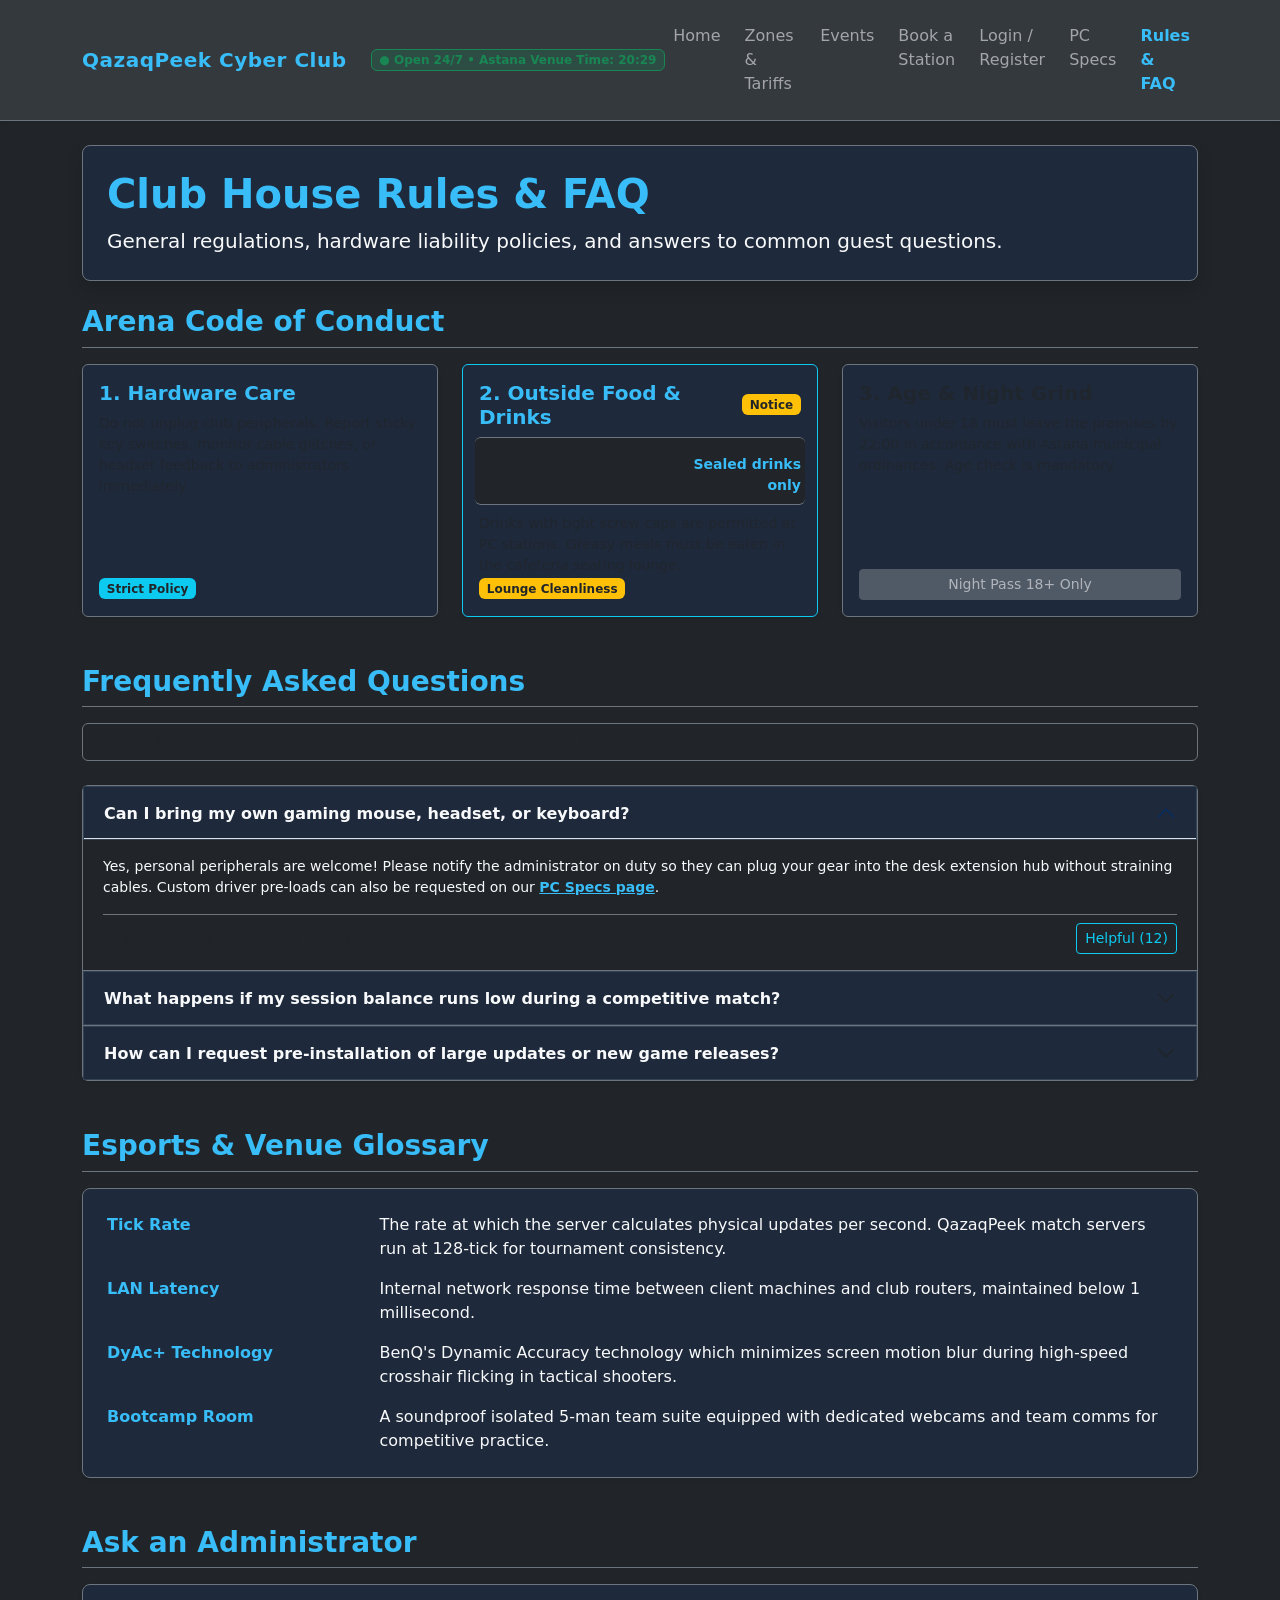
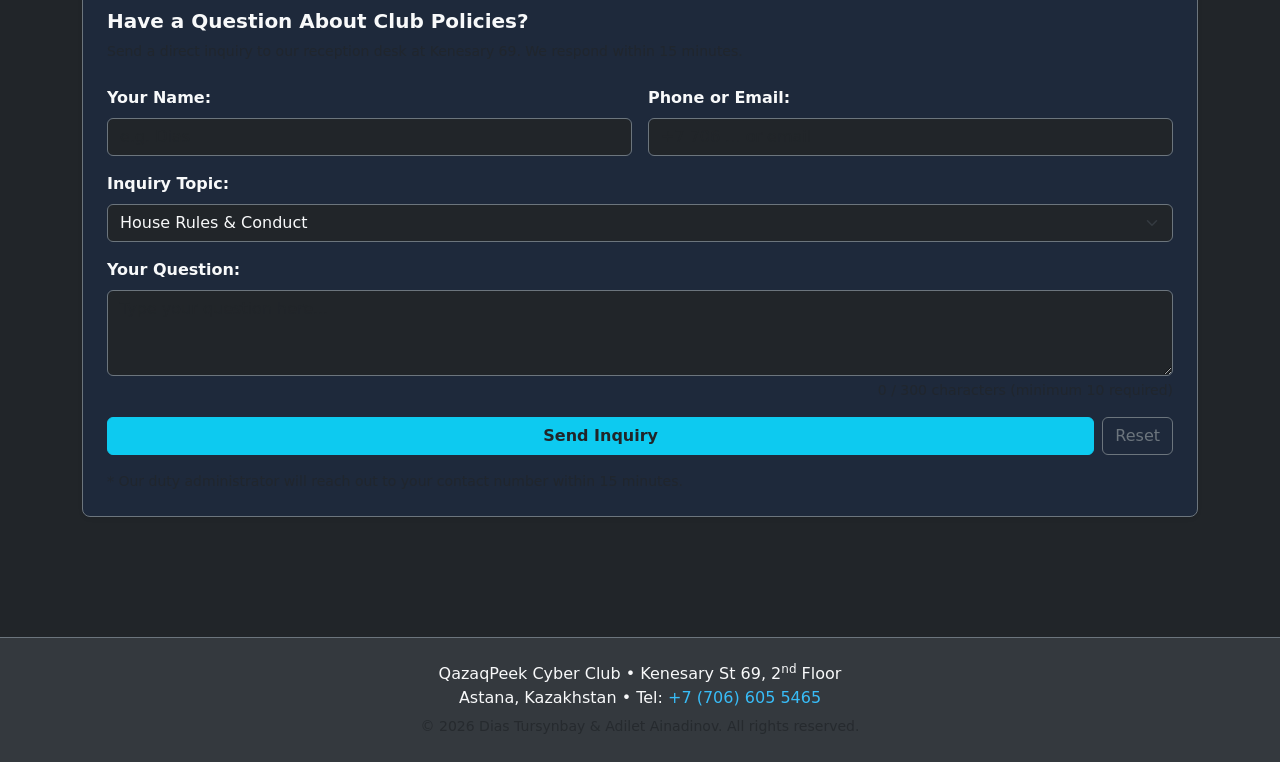
<file: rules.html>
<!DOCTYPE html>
<!-- Author: Adilet Ainadinov -->
<html lang="en">
<head>
  <meta charset="UTF-8">
  <meta name="viewport" content="width=device-width, initial-scale=1.0">
  <meta name="author" content="Adilet Ainadinov">
  <meta name="description" content="House rules, gaming etiquette, hardware conduct and FAQ for QazaqPeek Cyber Club in Astana.">
  <title>QazaqPeek Cyber Club - Rules &amp; FAQ</title>

  <!-- Bootstrap 5.3.3 CDN stylesheet -->
  <link href="https://cdn.jsdelivr.net/npm/bootstrap@5.3.3/dist/css/bootstrap.min.css" rel="stylesheet">

  <!-- Custom stylesheets linked after Bootstrap CDN -->
  <link rel="stylesheet" href="css/base.css">
  <link rel="stylesheet" href="css/dias.css">
  <link rel="stylesheet" href="css/adilet.css">
</head>
<body id="top" class="bg-dark text-light">

  <!-- Responsive Navigation Header using Bootstrap Navbar with Toggler -->
  <header>
    <nav class="navbar navbar-expand-lg navbar-dark bg-secondary bg-opacity-25 border-bottom border-secondary shadow-sm py-3">
      <div class="container">
        <a class="navbar-brand fw-bold text-accent" href="index.html">QazaqPeek Cyber Club</a>
        <button class="navbar-toggler" type="button" data-bs-toggle="collapse" data-bs-target="#mainNavbar" aria-controls="mainNavbar" aria-expanded="false" aria-label="Toggle navigation">
          <span class="navbar-toggler-icon"></span>
        </button>
        <div class="collapse navbar-collapse" id="mainNavbar">
          <ul class="navbar-nav ms-auto mb-2 mb-lg-0 gap-2">
            <li class="nav-item"><a class="nav-link" href="index.html">Home</a></li>
            <li class="nav-item"><a class="nav-link" href="services.html">Zones &amp; Tariffs</a></li>
            <li class="nav-item"><a class="nav-link" href="events.html">Events</a></li>
            <li class="nav-item"><a class="nav-link" href="booking.html">Book a Station</a></li>
            <li class="nav-item"><a class="nav-link" href="login.html">Login / Register</a></li>
            <li class="nav-item"><a class="nav-link" href="pc-specs.html">PC Specs</a></li>
            <li class="nav-item"><a class="nav-link active fw-bold text-accent" href="rules.html">Rules &amp; FAQ</a></li>
          </ul>
        </div>
      </div>
    </nav>
  </header>

  <!-- Container chosen to ensure readable structured text content on desktop -->
  <main class="container py-4">

    <!-- Title Banner -->
    <div class="adilet-form-card p-4 mb-4 rounded-3 border border-secondary shadow text-center text-md-start">
      <h1 class="display-6 fw-bold text-accent mb-2">Club House Rules &amp; FAQ</h1>
      <p class="lead text-light mb-0">General regulations, hardware liability policies, and answers to common guest questions.</p>
    </div>

    <!-- Arena Code of Conduct Cards -->
    <section class="mb-5">
      <h2 class="h3 fw-bold text-accent mb-3 border-bottom border-secondary pb-2">Arena Code of Conduct</h2>
      
      <div class="row g-4">
        <div class="col-12 col-md-6 col-lg-4">
          <div class="card bg-custom-card text-light h-100 shadow-sm border-secondary">
            <div class="card-body d-flex flex-column justify-content-between">
              <div>
                <h3 class="h5 card-title fw-bold text-accent">1. Hardware Care</h3>
                <p class="card-text text-muted small">Do not unplug club peripherals. Report sticky key switches, monitor cable glitches, or headset feedback to administrators immediately.</p>
              </div>
              <div>
                <span class="badge bg-info text-dark fw-bold">Strict Policy</span>
              </div>
            </div>
          </div>
        </div>

        <div class="col-12 col-md-6 col-lg-4">
          <div class="card bg-custom-card text-light h-100 shadow-sm border-info">
            <div class="card-body d-flex flex-column justify-content-between">
              <div>
                <div class="d-flex justify-content-between align-items-center mb-1">
                  <h3 class="h5 card-title fw-bold text-accent mb-0">2. Outside Food &amp; Drinks</h3>
                  <span class="badge bg-warning text-dark">Notice</span>
                </div>
                <div class="row g-2 my-2 py-2 border-top border-bottom border-secondary bg-dark rounded">
                  <div class="col-7 small text-muted">Lounge Bar 24/7</div>
                  <div class="col-5 small text-end fw-bold text-accent">Sealed drinks only</div>
                </div>
                <p class="card-text text-muted small">Drinks with tight screw caps are permitted at PC stations. Greasy meals must be eaten in the cafeteria seating lounge.</p>
              </div>
              <div>
                <span class="badge bg-warning text-dark fw-bold">Lounge Cleanliness</span>
              </div>
            </div>
          </div>
        </div>

        <div class="col-12 col-md-6 col-lg-4">
          <div class="card bg-custom-card text-light h-100 shadow-sm border-secondary">
            <div class="card-body d-flex flex-column justify-content-between">
              <div>
                <h3 class="h5 card-title fw-bold text-muted">3. Age &amp; Night Grind</h3>
                <p class="card-text text-muted small">Visitors under 18 must leave the premises by 22:00 in accordance with Astana municipal ordinances. Age check is mandatory.</p>
              </div>
              <div>
                <button type="button" class="btn btn-sm btn-secondary w-100 disabled" disabled>Night Pass 18+ Only</button>
              </div>
            </div>
          </div>
        </div>
      </div>
    </section>

    <!-- Frequently Asked Questions Accordion -->
    <section class="mb-5">
      <h2 class="h3 fw-bold text-accent mb-3 border-bottom border-secondary pb-2">Frequently Asked Questions</h2>

      <div class="accordion accordion-flush rounded border border-secondary shadow-sm" id="faqAccordion">
        
        <div class="accordion-item bg-dark text-light border-secondary">
          <h3 class="accordion-header" id="faqHeaderOne">
            <button class="accordion-button bg-custom-card text-light fw-semibold" type="button" data-bs-toggle="collapse" data-bs-target="#faqOne" aria-expanded="true" aria-controls="faqOne">
              Can I bring my own gaming mouse, headset, or keyboard?
            </button>
          </h3>
          <div id="faqOne" class="accordion-collapse collapse show" aria-labelledby="faqHeaderOne" data-bs-parent="#faqAccordion">
            <div class="accordion-body text-light small">
              Yes, personal peripherals are welcome! Please notify the administrator on duty so they can plug your gear into the desk extension hub without straining cables. Custom driver pre-loads can also be requested on our <a href="pc-specs.html#driver-request-section" class="text-accent fw-semibold">PC Specs page</a>.
            </div>
          </div>
        </div>

        <div class="accordion-item bg-dark text-light border-secondary">
          <h3 class="accordion-header" id="faqHeaderTwo">
            <button class="accordion-button bg-custom-card text-light collapsed fw-semibold" type="button" data-bs-toggle="collapse" data-bs-target="#faqTwo" aria-expanded="false" aria-controls="faqTwo">
              What happens if my session balance runs low during a competitive match?
            </button>
          </h3>
          <div id="faqTwo" class="accordion-collapse collapse" aria-labelledby="faqHeaderTwo" data-bs-parent="#faqAccordion">
            <div class="accordion-body text-light small">
              The club desktop shell plays a soft warning chime 5 minutes before your time expires. You can scan the desktop Kaspi QR code to top up immediately without leaving your match.
            </div>
          </div>
        </div>

        <div class="accordion-item bg-dark text-light border-secondary">
          <h3 class="accordion-header" id="faqHeaderThree">
            <button class="accordion-button bg-custom-card text-light collapsed fw-semibold" type="button" data-bs-toggle="collapse" data-bs-target="#faqThree" aria-expanded="false" aria-controls="faqThree">
              How can I request pre-installation of large updates or new game releases?
            </button>
          </h3>
          <div id="faqThree" class="accordion-collapse collapse" aria-labelledby="faqHeaderThree" data-bs-parent="#faqAccordion">
            <div class="accordion-body text-light small">
              Enter the requested game title in the special requests notes field on our <a href="booking.html" class="text-accent fw-semibold">booking page</a> at least 3 hours prior to your scheduled arrival.
            </div>
          </div>
        </div>

      </div>
    </section>

    <!-- Esports & Hardware Glossary (Definition List Requirement) -->
    <section class="mb-5">
      <h2 class="h3 fw-bold text-accent mb-3 border-bottom border-secondary pb-2">Esports &amp; Venue Glossary</h2>
      
      <div class="bg-custom-card p-4 rounded-3 border border-secondary shadow-sm">
        <dl class="row mb-0">
          <dt class="col-sm-3 text-accent fw-bold">Tick Rate</dt>
          <dd class="col-sm-9 text-light mb-3">The rate at which the server calculates physical updates per second. QazaqPeek match servers run at 128-tick for tournament consistency.</dd>
          
          <dt class="col-sm-3 text-accent fw-bold">LAN Latency</dt>
          <dd class="col-sm-9 text-light mb-3">Internal network response time between client machines and club routers, maintained below 1 millisecond.</dd>
          
          <dt class="col-sm-3 text-accent fw-bold">DyAc+ Technology</dt>
          <dd class="col-sm-9 text-light mb-3">BenQ's Dynamic Accuracy technology which minimizes screen motion blur during high-speed crosshair flicking in tactical shooters.</dd>
          
          <dt class="col-sm-3 text-accent fw-bold">Bootcamp Room</dt>
          <dd class="col-sm-9 text-light mb-0">A soundproof isolated 5-man team suite equipped with dedicated webcams and team comms for competitive practice.</dd>
        </dl>
      </div>
    </section>

    <!-- Inquiry / Contact Admin Form (Finishes the Logic) -->
    <section id="inquiry-section" class="mb-5">
      <h2 class="h3 fw-bold text-accent mb-3 border-bottom border-secondary pb-2">Ask an Administrator</h2>
      
      <div class="bg-custom-card p-4 rounded-3 border border-secondary shadow-sm">
        <h3 class="h5 text-light fw-bold mb-2">Have a Question About Club Policies?</h3>
            <p class="small text-muted mb-4">Send a direct inquiry to our reception desk at Kenesary 69. We respond within 15 minutes.</p>

            <form id="inquiry-form" action="rules.html" method="POST">
              <fieldset>
                <legend class="visually-hidden">Administrator Inquiry Form</legend>

                <div class="row g-3 mb-3">
                  <div class="col-12 col-md-6">
                    <label for="inquiry-name" class="form-label text-light fw-semibold">Your Name:</label>
                    <input type="text" class="form-control bg-dark text-light border-secondary" id="inquiry-name" name="inquiry_name" placeholder="e.g. Dias" required>
                  </div>
                  <div class="col-12 col-md-6">
                    <label for="inquiry-contact" class="form-label text-light fw-semibold">Phone or Email:</label>
                    <input type="text" class="form-control bg-dark text-light border-secondary" id="inquiry-contact" name="inquiry_contact" placeholder="+7 706 ... or email" required>
                  </div>
                </div>

                <div class="mb-3">
                  <label for="inquiry-topic" class="form-label text-light fw-semibold">Inquiry Topic:</label>
                  <select class="form-select bg-dark text-light border-secondary" id="inquiry-topic" name="inquiry_topic">
                    <option value="rules" selected>House Rules &amp; Conduct</option>
                    <option value="hardware">Hardware &amp; Peripherals</option>
                    <option value="booking">Group / Bootcamp Reservation</option>
                    <option value="tournaments">Tournament Eligibility</option>
                  </select>
                </div>

                <div class="mb-3">
                  <label for="inquiry-message" class="form-label text-light fw-semibold">Your Question:</label>
                  <textarea class="form-control bg-dark text-light border-secondary" id="inquiry-message" name="inquiry_message" rows="3" placeholder="Type your question here..." required></textarea>
                </div>

                <div class="d-flex gap-2">
                  <button type="submit" id="btn-submit-inquiry" class="btn btn-info fw-bold text-dark flex-grow-1">Send Inquiry</button>
                  <button type="reset" id="btn-reset-inquiry" class="btn btn-outline-secondary">Reset</button>
                </div>

                <p class="small text-muted mt-3 mb-0">
                  * Our duty administrator will reach out to your contact number within 15 minutes.
                </p>

                <div id="inquiry-feedback" class="alert alert-success mt-4 d-none" role="alert">
                  <strong>Inquiry Dispatched!</strong> Your message has been routed to the reception admin desk.
                </div>
              </fieldset>
            </form>
          </div>
    </section>

  </main>

  <!-- Back to Top Button -->
  <div class="back-to-top-btn">
    <a href="#top" class="btn btn-info btn-sm shadow fw-bold text-dark">↑ Top</a>
  </div>

  <!-- Footer -->
  <footer class="bg-secondary bg-opacity-25 border-top border-secondary py-4 text-center text-muted mt-5">
    <div class="container">
      <p class="mb-1 text-light">QazaqPeek Cyber Club &bull; Kenesary St 69, 2<sup>nd</sup> Floor<br>Astana, Kazakhstan &bull; Tel: <a href="tel:+77066055465" class="text-accent text-decoration-none">+7 (706) 605 5465</a></p>
      <p class="mb-0"><small class="text-muted">&copy; 2026 Dias Tursynbay &amp; Adilet Ainadinov. All rights reserved.</small></p>
    </div>
  </footer>

  <!-- Bootstrap 5.3.3 JavaScript Bundle CDN -->
  <script src="https://cdn.jsdelivr.net/npm/bootstrap@5.3.3/dist/js/bootstrap.bundle.min.js"></script>

  <!-- jQuery 3.7.1 CDN Library -->
  <script src="https://code.jquery.com/jquery-3.7.1.min.js"></script>

  <!-- Application JavaScript Modules -->
  <script defer src="js/main.js"></script>
  <script defer src="js/specs.js"></script>
</body>
</html>
</file>
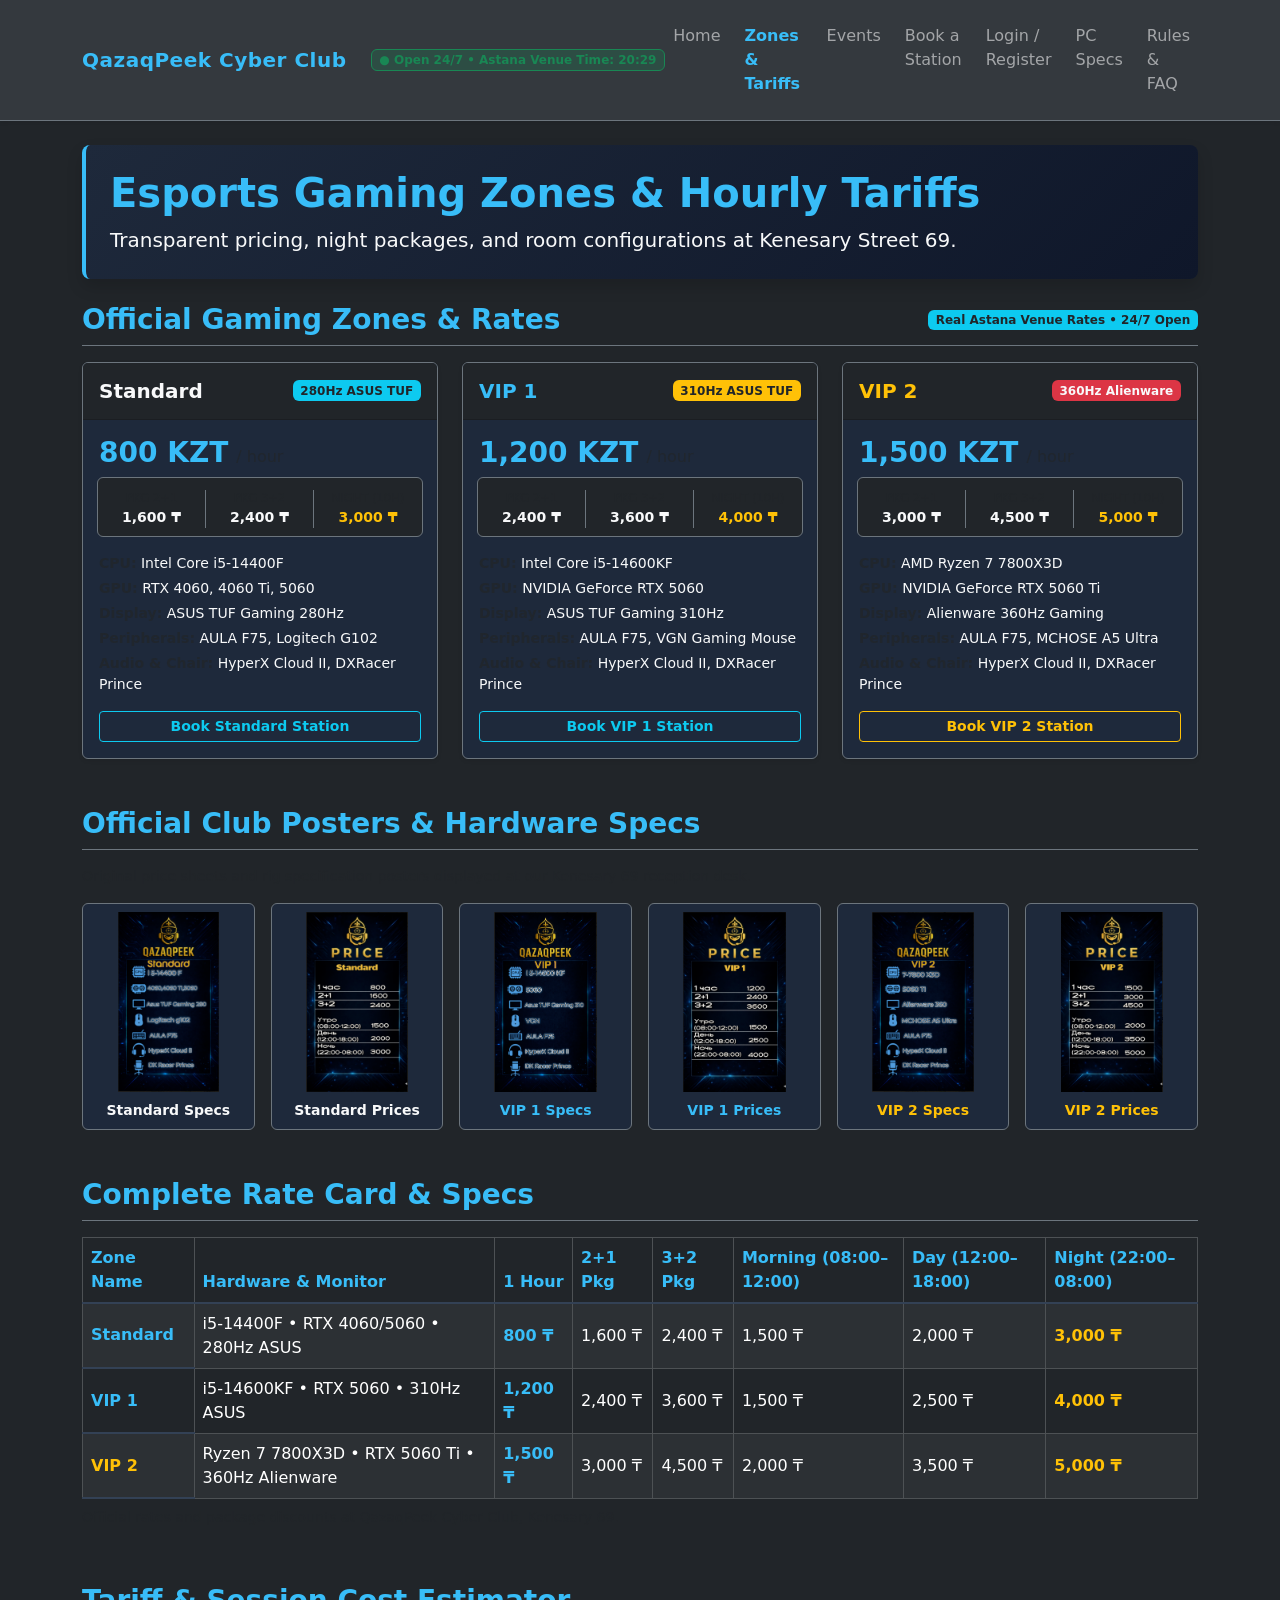
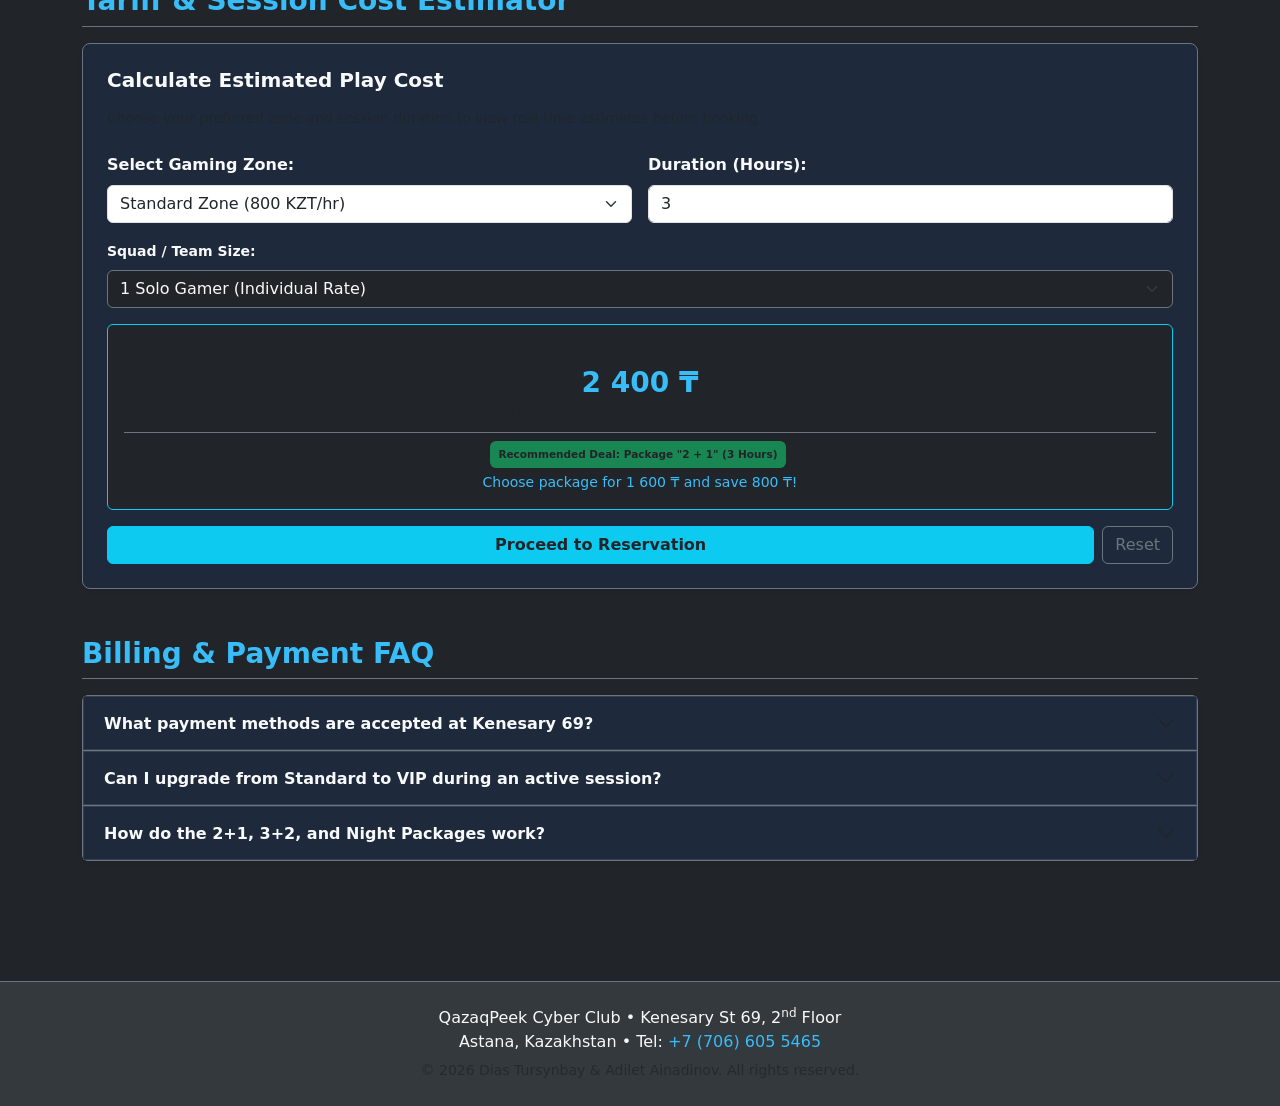
<file: services.html>
<!DOCTYPE html>
<!-- Author: Dias Tursynbay -->
<html lang="en">
<head>
  <meta charset="UTF-8">
  <meta name="viewport" content="width=device-width, initial-scale=1.0">
  <meta name="author" content="Dias Tursynbay">
  <meta name="description" content="Pricing matrix, zone specifications, and tariff packages for QazaqPeek Cyber Club in Astana on Kenesary 69.">
  <title>QazaqPeek Cyber Club - Zones &amp; Tariffs</title>
  
  <!-- Bootstrap 5.3.3 CDN stylesheet -->
  <link href="https://cdn.jsdelivr.net/npm/bootstrap@5.3.3/dist/css/bootstrap.min.css" rel="stylesheet">

  <!-- Custom stylesheets linked after Bootstrap CDN -->
  <link rel="stylesheet" href="css/base.css">
  <link rel="stylesheet" href="css/dias.css">
  <link rel="stylesheet" href="css/adilet.css">
</head>
<body id="top" class="bg-dark text-light">

  <!-- Responsive Navigation Header using Bootstrap Navbar with Toggler -->
  <header>
    <nav class="navbar navbar-expand-lg navbar-dark bg-secondary bg-opacity-25 border-bottom border-secondary shadow-sm py-3">
      <div class="container">
        <a class="navbar-brand fw-bold text-accent" href="index.html">QazaqPeek Cyber Club</a>
        <button class="navbar-toggler" type="button" data-bs-toggle="collapse" data-bs-target="#mainNavbar" aria-controls="mainNavbar" aria-expanded="false" aria-label="Toggle navigation">
          <span class="navbar-toggler-icon"></span>
        </button>
        <div class="collapse navbar-collapse" id="mainNavbar">
          <ul class="navbar-nav ms-auto mb-2 mb-lg-0 gap-2">
            <li class="nav-item"><a class="nav-link" href="index.html">Home</a></li>
            <li class="nav-item"><a class="nav-link active fw-bold text-accent" href="services.html">Zones &amp; Tariffs</a></li>
            <li class="nav-item"><a class="nav-link" href="events.html">Events</a></li>
            <li class="nav-item"><a class="nav-link" href="booking.html">Book a Station</a></li>
            <li class="nav-item"><a class="nav-link" href="login.html">Login / Register</a></li>
            <li class="nav-item"><a class="nav-link" href="pc-specs.html">PC Specs</a></li>
            <li class="nav-item"><a class="nav-link" href="rules.html">Rules &amp; FAQ</a></li>
          </ul>
        </div>
      </div>
    </nav>
  </header>

  <!-- Container chosen to ensure clean uniform width across all pages of the site -->
  <main class="container py-4">

    <!-- Page Title Header -->
    <div class="dias-hero-banner p-4 mb-4 rounded-3 shadow">
      <h1 class="display-6 fw-bold text-accent mb-2 text-center text-md-start">Esports Gaming Zones &amp; Hourly Tariffs</h1>
      <p class="lead text-light mb-0 text-center text-md-start">
        Transparent pricing, night packages, and room configurations at Kenesary Street 69.
      </p>
    </div>

    <!-- Featured Tariff Packages: Uniform Cards for Standard, VIP 1, and VIP 2 -->
    <section class="mb-5">
      <div class="d-flex flex-wrap justify-content-between align-items-center border-bottom border-secondary pb-2 mb-3">
        <h2 class="h3 fw-bold text-accent mb-0">Official Gaming Zones &amp; Rates</h2>
        <span class="badge bg-info text-dark fw-bold">Real Astana Venue Rates &bull; 24/7 Open</span>
      </div>
      
      <div class="row g-4">
        <!-- Uniform Card 1: Standard Arena -->
        <div class="col-12 col-md-6 col-lg-4">
          <div class="card bg-custom-card text-light h-100 border-secondary shadow-sm d-flex flex-column justify-content-between">
            <div class="card-header bg-dark d-flex justify-content-between align-items-center py-3">
              <h3 class="h5 mb-0 fw-bold text-light">Standard</h3>
              <span class="badge bg-info text-dark fw-bold">280Hz ASUS TUF</span>
            </div>
            <div class="card-body d-flex flex-column justify-content-between">
              <div>
                <div class="d-flex align-items-baseline mb-2">
                  <span class="h3 fw-bold text-accent mb-0">800 KZT</span>
                  <span class="text-muted ms-2">/ hour</span>
                </div>
                
                <!-- Nested row inside card for package rates -->
                <div class="row g-1 text-center small my-2 py-2 bg-dark rounded border border-secondary">
                  <div class="col-4 border-end border-secondary">
                    <span class="text-muted d-block" style="font-size: 0.72rem;">PKG 2+1</span>
                    <strong class="text-light">1,600 ₸</strong>
                  </div>
                  <div class="col-4 border-end border-secondary">
                    <span class="text-muted d-block" style="font-size: 0.72rem;">PKG 3+2</span>
                    <strong class="text-light">2,400 ₸</strong>
                  </div>
                  <div class="col-4">
                    <span class="text-muted d-block" style="font-size: 0.72rem;">NIGHT (10H)</span>
                    <strong class="text-warning">3,000 ₸</strong>
                  </div>
                </div>

                <ul class="list-unstyled small text-light mt-3 mb-3">
                  <li class="mb-1"><strong class="text-muted">CPU:</strong> Intel Core i5-14400F</li>
                  <li class="mb-1"><strong class="text-muted">GPU:</strong> RTX 4060, 4060 Ti, 5060</li>
                  <li class="mb-1"><strong class="text-muted">Display:</strong> ASUS TUF Gaming 280Hz</li>
                  <li class="mb-1"><strong class="text-muted">Peripherals:</strong> AULA F75, Logitech G102</li>
                  <li class="mb-1"><strong class="text-muted">Audio &amp; Chair:</strong> HyperX Cloud II, DXRacer Prince</li>
                </ul>
              </div>

              <div>
                <a href="booking.html" id="btn-book-standard" class="btn btn-outline-info btn-sm w-100 fw-bold">Book Standard Station</a>
              </div>
            </div>
          </div>
        </div>

        <!-- Uniform Card 2: VIP 1 Zone -->
        <div class="col-12 col-md-6 col-lg-4">
          <div class="card bg-custom-card text-light h-100 border-secondary shadow-sm d-flex flex-column justify-content-between">
            <div class="card-header bg-dark d-flex justify-content-between align-items-center py-3">
              <h3 class="h5 mb-0 fw-bold text-accent">VIP 1</h3>
              <span class="badge bg-warning text-dark fw-bold">310Hz ASUS TUF</span>
            </div>
            <div class="card-body d-flex flex-column justify-content-between">
              <div>
                <div class="d-flex align-items-baseline mb-2">
                  <span class="h3 fw-bold text-accent mb-0">1,200 KZT</span>
                  <span class="text-muted ms-2">/ hour</span>
                </div>
                
                <!-- Nested row inside card for package rates -->
                <div class="row g-1 text-center small my-2 py-2 bg-dark rounded border border-secondary">
                  <div class="col-4 border-end border-secondary">
                    <span class="text-muted d-block" style="font-size: 0.72rem;">PKG 2+1</span>
                    <strong class="text-light">2,400 ₸</strong>
                  </div>
                  <div class="col-4 border-end border-secondary">
                    <span class="text-muted d-block" style="font-size: 0.72rem;">PKG 3+2</span>
                    <strong class="text-light">3,600 ₸</strong>
                  </div>
                  <div class="col-4">
                    <span class="text-muted d-block" style="font-size: 0.72rem;">NIGHT (10H)</span>
                    <strong class="text-warning">4,000 ₸</strong>
                  </div>
                </div>

                <ul class="list-unstyled small text-light mt-3 mb-3">
                  <li class="mb-1"><strong class="text-muted">CPU:</strong> Intel Core i5-14600KF</li>
                  <li class="mb-1"><strong class="text-muted">GPU:</strong> NVIDIA GeForce RTX 5060</li>
                  <li class="mb-1"><strong class="text-muted">Display:</strong> ASUS TUF Gaming 310Hz</li>
                  <li class="mb-1"><strong class="text-muted">Peripherals:</strong> AULA F75, VGN Gaming Mouse</li>
                  <li class="mb-1"><strong class="text-muted">Audio &amp; Chair:</strong> HyperX Cloud II, DXRacer Prince</li>
                </ul>
              </div>

              <div>
                <a href="booking.html" id="btn-book-vip" class="btn btn-outline-info btn-sm w-100 fw-bold">Book VIP 1 Station</a>
              </div>
            </div>
          </div>
        </div>

        <!-- Uniform Card 3: VIP 2 Zone -->
        <div class="col-12 col-md-6 col-lg-4">
          <div class="card bg-custom-card text-light h-100 border-secondary shadow-sm d-flex flex-column justify-content-between">
            <div class="card-header bg-dark d-flex justify-content-between align-items-center py-3">
              <h3 class="h5 mb-0 fw-bold text-warning">VIP 2</h3>
              <span class="badge bg-danger text-light fw-bold">360Hz Alienware</span>
            </div>
            <div class="card-body d-flex flex-column justify-content-between">
              <div>
                <div class="d-flex align-items-baseline mb-2">
                  <span class="h3 fw-bold text-accent mb-0">1,500 KZT</span>
                  <span class="text-muted ms-2">/ hour</span>
                </div>
                
                <!-- Nested row inside card for package rates -->
                <div class="row g-1 text-center small my-2 py-2 bg-dark rounded border border-secondary">
                  <div class="col-4 border-end border-secondary">
                    <span class="text-muted d-block" style="font-size: 0.72rem;">PKG 2+1</span>
                    <strong class="text-light">3,000 ₸</strong>
                  </div>
                  <div class="col-4 border-end border-secondary">
                    <span class="text-muted d-block" style="font-size: 0.72rem;">PKG 3+2</span>
                    <strong class="text-light">4,500 ₸</strong>
                  </div>
                  <div class="col-4">
                    <span class="text-muted d-block" style="font-size: 0.72rem;">NIGHT (10H)</span>
                    <strong class="text-warning">5,000 ₸</strong>
                  </div>
                </div>

                <ul class="list-unstyled small text-light mt-3 mb-3">
                  <li class="mb-1"><strong class="text-muted">CPU:</strong> AMD Ryzen 7 7800X3D</li>
                  <li class="mb-1"><strong class="text-muted">GPU:</strong> NVIDIA GeForce RTX 5060 Ti</li>
                  <li class="mb-1"><strong class="text-muted">Display:</strong> Alienware 360Hz Gaming</li>
                  <li class="mb-1"><strong class="text-muted">Peripherals:</strong> AULA F75, MCHOSE A5 Ultra</li>
                  <li class="mb-1"><strong class="text-muted">Audio &amp; Chair:</strong> HyperX Cloud II, DXRacer Prince</li>
                </ul>
              </div>

              <div>
                <a href="booking.html" id="btn-book-vip2" class="btn btn-outline-warning btn-sm w-100 fw-bold">Book VIP 2 Station</a>
              </div>
            </div>
          </div>
        </div>
      </div>
    </section>

    <!-- Official Venue Posters & Price Sheets Gallery -->
    <section class="mb-5">
      <h2 class="h3 fw-bold text-accent mb-3 border-bottom border-secondary pb-2">Official Club Posters &amp; Hardware Specs</h2>
      <p class="text-muted small mb-3">Original price sheets and rig specification posters displayed at our Kenesary 69 reception desk.</p>
      
      <div class="row g-3">
        <div class="col-6 col-md-4 col-lg-2">
          <div class="card bg-custom-card h-100 border-secondary text-center p-2">
            <img src="images/standard.png" alt="Standard Zone Rig Specs Poster" class="img-fluid rounded mb-2 facility-img-thumb" style="max-height: 180px; object-fit: contain;">
            <span class="small fw-bold text-light">Standard Specs</span>
          </div>
        </div>
        <div class="col-6 col-md-4 col-lg-2">
          <div class="card bg-custom-card h-100 border-secondary text-center p-2">
            <img src="images/standard_price.png" alt="Standard Zone Price Poster" class="img-fluid rounded mb-2 facility-img-thumb" style="max-height: 180px; object-fit: contain;">
            <span class="small fw-bold text-light">Standard Prices</span>
          </div>
        </div>
        <div class="col-6 col-md-4 col-lg-2">
          <div class="card bg-custom-card h-100 border-secondary text-center p-2">
            <img src="images/VIP 1.png" alt="VIP 1 Zone Rig Specs Poster" class="img-fluid rounded mb-2 facility-img-thumb" style="max-height: 180px; object-fit: contain;">
            <span class="small fw-bold text-accent">VIP 1 Specs</span>
          </div>
        </div>
        <div class="col-6 col-md-4 col-lg-2">
          <div class="card bg-custom-card h-100 border-secondary text-center p-2">
            <img src="images/VIP 1_price.png" alt="VIP 1 Zone Price Poster" class="img-fluid rounded mb-2 facility-img-thumb" style="max-height: 180px; object-fit: contain;">
            <span class="small fw-bold text-accent">VIP 1 Prices</span>
          </div>
        </div>
        <div class="col-6 col-md-4 col-lg-2">
          <div class="card bg-custom-card h-100 border-secondary text-center p-2">
            <img src="images/VIP 2.png" alt="VIP 2 Zone Rig Specs Poster" class="img-fluid rounded mb-2 facility-img-thumb" style="max-height: 180px; object-fit: contain;">
            <span class="small fw-bold text-warning">VIP 2 Specs</span>
          </div>
        </div>
        <div class="col-6 col-md-4 col-lg-2">
          <div class="card bg-custom-card h-100 border-secondary text-center p-2">
            <img src="images/VIP 2_price.png" alt="VIP 2 Zone Price Poster" class="img-fluid rounded mb-2 facility-img-thumb" style="max-height: 180px; object-fit: contain;">
            <span class="small fw-bold text-warning">VIP 2 Prices</span>
          </div>
        </div>
      </div>
    </section>

    <!-- Detailed Tariff Matrix Table -->
    <section class="mb-5">
      <h2 class="h3 fw-bold text-accent mb-3 border-bottom border-secondary pb-2">Complete Rate Card &amp; Specs</h2>
      
      <div class="table-responsive">
        <table class="table table-dark table-striped table-hover table-bordered mb-0 align-middle">
          <caption class="text-muted small pt-2">Official rates and package discounts at QazaqPeek Cyber Club, Kenesary 69.</caption>
          <thead>
            <tr>
              <th scope="col">Zone Name</th>
              <th scope="col">Hardware &amp; Monitor</th>
              <th scope="col">1 Hour</th>
              <th scope="col">2+1 Pkg</th>
              <th scope="col">3+2 Pkg</th>
              <th scope="col">Morning (08:00–12:00)</th>
              <th scope="col">Day (12:00–18:00)</th>
              <th scope="col">Night (22:00–08:00)</th>
            </tr>
          </thead>
          <tbody>
            <tr>
              <th scope="row">Standard</th>
              <td>i5-14400F &bull; RTX 4060/5060 &bull; 280Hz ASUS</td>
              <td class="fw-bold text-accent">800 ₸</td>
              <td>1,600 ₸</td>
              <td>2,400 ₸</td>
              <td>1,500 ₸</td>
              <td>2,000 ₸</td>
              <td class="text-warning fw-bold">3,000 ₸</td>
            </tr>
            <tr>
              <th scope="row" class="text-accent">VIP 1</th>
              <td>i5-14600KF &bull; RTX 5060 &bull; 310Hz ASUS</td>
              <td class="fw-bold text-accent">1,200 ₸</td>
              <td>2,400 ₸</td>
              <td>3,600 ₸</td>
              <td>1,500 ₸</td>
              <td>2,500 ₸</td>
              <td class="text-warning fw-bold">4,000 ₸</td>
            </tr>
            <tr>
              <th scope="row" class="text-warning">VIP 2</th>
              <td>Ryzen 7 7800X3D &bull; RTX 5060 Ti &bull; 360Hz Alienware</td>
              <td class="fw-bold text-accent">1,500 ₸</td>
              <td>3,000 ₸</td>
              <td>4,500 ₸</td>
              <td>2,000 ₸</td>
              <td>3,500 ₸</td>
              <td class="text-warning fw-bold">5,000 ₸</td>
            </tr>
          </tbody>
        </table>
      </div>
    </section>

    <!-- Session Cost Estimator (Prepared Hooks for JavaScript) -->
    <section id="tariff-estimator" class="mb-5">
      <h2 class="h3 fw-bold text-accent mb-3 border-bottom border-secondary pb-2">Tariff &amp; Session Cost Estimator</h2>
      
      <div class="bg-custom-card p-4 rounded-3 border border-secondary shadow-sm">
        <h3 class="h5 text-light fw-bold mb-3">Calculate Estimated Play Cost</h3>
        <p class="small text-muted mb-4">Choose your preferred zone and session duration to view real-time estimates before booking.</p>
        
        <form id="calculator-form" action="services.html" method="POST">
          <div class="row g-3 mb-3">
            <div class="col-12 col-md-6">
              <label for="calc-zone" class="form-label text-light fw-semibold">Select Gaming Zone:</label>
              <select class="form-select" id="calc-zone" name="calc_zone">
                <option value="800" selected>Standard Zone (800 KZT/hr)</option>
                <option value="1200">VIP 1 Zone (1,200 KZT/hr)</option>
                <option value="1500">VIP 2 Zone (1,500 KZT/hr)</option>
              </select>
            </div>
            <div class="col-12 col-md-6">
              <label for="calc-hours" class="form-label text-light fw-semibold">Duration (Hours):</label>
              <input type="number" class="form-control" id="calc-hours" name="calc_hours" min="1" max="12" value="3" required>
            </div>
          </div>

          <!-- Estimated Output Container with ID for JavaScript Hook -->
          <div id="calculator-result" class="p-3 bg-dark rounded border border-info text-center my-3">
            <span class="text-muted small d-block">Estimated Total:</span>
            <span id="calc-total-display" class="h3 text-accent fw-bold my-1 d-block">2,400 KZT</span>
            <p class="small text-muted mb-0">Standard rate calculation (800 KZT &times; 3 hrs = 2,400 KZT). Package discounts (e.g. &ldquo;2+1&rdquo; for 1,600 KZT) applied automatically at reception.</p>
          </div>

          <div class="d-flex gap-2">
            <a href="booking.html" id="btn-proceed-booking" class="btn btn-info fw-bold text-dark flex-grow-1">Proceed to Reservation</a>
            <button type="reset" id="btn-reset-calc" class="btn btn-outline-secondary">Reset</button>
          </div>
        </form>
      </div>
    </section>

    <!-- Pricing & Payment FAQ (Harmonized to avoid duplicating rules.html) -->
    <section class="mb-5">
      <h2 class="h3 fw-bold text-accent mb-3 border-bottom border-secondary pb-2">Billing &amp; Payment FAQ</h2>
      
      <div class="accordion accordion-flush rounded border border-secondary shadow-sm" id="servicesAccordion">
        
        <div class="accordion-item bg-dark text-light border-secondary">
          <h3 class="accordion-header" id="headingBillingOne">
            <button class="accordion-button bg-custom-card text-light collapsed fw-bold" type="button" data-bs-toggle="collapse" data-bs-target="#collapseBillingOne" aria-expanded="false" aria-controls="collapseBillingOne">
              What payment methods are accepted at Kenesary 69?
            </button>
          </h3>
          <div id="collapseBillingOne" class="accordion-collapse collapse" aria-labelledby="headingBillingOne" data-bs-parent="#servicesAccordion">
            <div class="accordion-body text-light">
              We accept Kaspi QR, bank cards (Visa / Mastercard), and cash at the front reception desk. Registered members can also top up their balance online directly through our member portal.
            </div>
          </div>
        </div>

        <div class="accordion-item bg-dark text-light border-secondary">
          <h3 class="accordion-header" id="headingBillingTwo">
            <button class="accordion-button bg-custom-card text-light collapsed fw-bold" type="button" data-bs-toggle="collapse" data-bs-target="#collapseBillingTwo" aria-expanded="false" aria-controls="collapseBillingTwo">
              Can I upgrade from Standard to VIP during an active session?
            </button>
          </h3>
          <div id="collapseBillingTwo" class="accordion-collapse collapse" aria-labelledby="headingBillingTwo" data-bs-parent="#servicesAccordion">
            <div class="accordion-body text-light">
              Yes. If a VIP 1 or VIP 2 station is unoccupied, ask the front desk administrator to switch your station. Your remaining balance will recalculate proportionally at the respective VIP rate.
            </div>
          </div>
        </div>

        <div class="accordion-item bg-dark text-light border-secondary">
          <h3 class="accordion-header" id="headingBillingThree">
            <button class="accordion-button bg-custom-card text-light collapsed fw-bold" type="button" data-bs-toggle="collapse" data-bs-target="#collapseBillingThree" aria-expanded="false" aria-controls="collapseBillingThree">
              How do the 2+1, 3+2, and Night Packages work?
            </button>
          </h3>
          <div id="collapseBillingThree" class="accordion-collapse collapse" aria-labelledby="headingBillingThree" data-bs-parent="#servicesAccordion">
            <div class="accordion-body text-light">
              With <strong>2+1</strong> you play 3 hours paying for 2 (1,600 ₸ Standard / 2,400 ₸ VIP 1 / 3,000 ₸ VIP 2). With <strong>3+2</strong> you get 5 hours for the price of 3. The <strong>Night Package</strong> runs for 10 full hours from 22:00 to 08:00 (Standard: 3,000 ₸, VIP 1: 4,000 ₸, VIP 2: 5,000 ₸). Photo ID is required after 22:00.
            </div>
          </div>
        </div>

      </div>
    </section>

  </main>

  <!-- Back to Top Button -->
  <div class="back-to-top-btn">
    <a href="#top" class="btn btn-info btn-sm shadow fw-bold text-dark">↑ Top</a>
  </div>

  <!-- Footer -->
  <footer class="bg-secondary bg-opacity-25 border-top border-secondary py-4 text-center text-muted mt-5">
    <div class="container">
      <p class="mb-1 text-light">QazaqPeek Cyber Club &bull; Kenesary St 69, 2<sup>nd</sup> Floor<br>Astana, Kazakhstan &bull; Tel: <a href="tel:+77066055465" class="text-accent text-decoration-none">+7 (706) 605 5465</a></p>
      <p class="mb-0"><small class="text-muted">&copy; 2026 Dias Tursynbay &amp; Adilet Ainadinov. All rights reserved.</small></p>
    </div>
  </footer>

  <!-- Bootstrap 5.3.3 JavaScript Bundle CDN -->
  <script src="https://cdn.jsdelivr.net/npm/bootstrap@5.3.3/dist/js/bootstrap.bundle.min.js"></script>

  <!-- jQuery 3.7.1 CDN Library -->
  <script src="https://code.jquery.com/jquery-3.7.1.min.js"></script>

  <!-- Application JavaScript Modules -->
  <script defer src="js/main.js"></script>
  <script defer src="js/services.js"></script>
</body>
</html>
</file>
<file: css/dias.css>
/* 
================================================================================
QAZAQPEEK CYBER CLUB - DIAS'S CORRECTION LAYER (css/dias.css)
Author: Dias Tursynbay
Minimal custom styles for Home, Services, and Events pages.
================================================================================
*/

/* Hero banner dark overlay refinement */
.dias-hero-banner {
  background: linear-gradient(135deg, #1e293b 0%, #0f172a 100%);
  border-left: 4px solid #38bdf8;
}

/* Specificity demonstration comment preserved for record */
/* (0,0,1,0) element rule vs (0,1,1,0) class rule resolved by cascade */
.dias-card-highlight {
  border-color: #38bdf8 !important;
}

/* Facility thumbnail zoom transition */
.facility-img-thumb {
  transition: transform 0.2s ease-in-out;
}

.facility-img-thumb:hover {
  transform: scale(1.02);
}
</file>
<file: css/base.css>
/* 
================================================================================
QAZAQPEEK CYBER CLUB - BASE CORRECTION LAYER (css/base.css)
Authors: Dias Tursynbay & Adilet Ainadinov
Bootstrap 5.3.3 handles layout, grid, spacing, navigation, and components.
This file contains minimal brand color overrides (<30 lines).
================================================================================
*/

body {
  background-color: #0f172a;
  color: #f1f5f9;
  font-family: 'Segoe UI', system-ui, -apple-system, sans-serif;
}

/* QazaqPeek Brand Accent Overrides */
.navbar-brand {
  font-weight: 700;
  color: #38bdf8 !important;
  letter-spacing: 0.5px;
}

/* Card & Dark Section Backgrounds */
.bg-custom-card {
  background-color: #1e293b;
  border: 1px solid #334155;
}

/* Accent Color Links */
a.text-accent, .text-accent {
  color: #38bdf8 !important;
}

/* Subtle focus ring override */
.form-control:focus, .form-select:focus, .btn:focus {
  border-color: #38bdf8;
  box-shadow: 0 0 0 0.25rem rgba(56, 189, 248, 0.25);
}
</file>
<file: css/adilet.css>
/* ==========================================================================
   QAZAQPEEK CYBER CLUB - BASE & CORRECTION LAYER
   Bootstrap 5.3 Customizations and JS State Hooks
   ========================================================================== */

:root {
  --qp-accent: #38bdf8;
  --qp-dark-bg: #0f172a;
  --qp-card-bg: #1e293b;
  --qp-input-bg: #1e293b;
  --qp-text: rgba(240, 242, 245, 0.95);
  --qp-border: #334155;
}

/* --- Brand Accent Utilities --- */
.text-accent {
  color: var(--qp-accent) !important;
}

.bg-custom-card {
  background-color: var(--qp-card-bg) !important;
}

/* --- Form Containers & Cards --- */
/* Neutral naming replacing personal student prefixes */
.custom-form-card,
.adilet-form-card {
  background-color: var(--qp-card-bg);
  border-radius: 8px;
  box-shadow: 0 4px 12px rgba(0, 0, 0, 0.3);
}

/* Subtle focus ring on Bootstrap inputs matching brand palette */
.form-control:focus,
.form-select:focus {
  border-color: var(--qp-accent);
  box-shadow: 0 0 0 0.25rem rgba(56, 189, 248, 0.25);
  background-color: var(--qp-input-bg);
  color: #ffffff;
}

/* Mandatory form label marker via pseudo-element */
label.required-field::after {
  content: " *";
  color: var(--qp-accent);
  font-weight: bold;
}

/* --- Code & Preformatted Blocks --- */
pre {
  background-color: #000000;
  color: var(--qp-accent);
  padding: 15px;
  border-radius: 4px;
  overflow-x: auto;
  font-family: 'Courier New', Courier, monospace;
  font-size: 14px;
  border: 1px solid var(--qp-border);
}

/* --- Table Styling Override --- */
.table-dark th {
  color: var(--qp-accent);
  border-bottom: 2px solid var(--qp-border);
}

/* --- Fixed Floating Controls --- */
.back-to-top-btn {
  position: fixed;
  bottom: 20px;
  right: 20px;
  z-index: 1030;
}

/* --- Cards Hover Transition --- */
.card {
  transition: transform 0.15s ease-in-out, border-color 0.15s ease-in-out;
}

.card:hover {
  transform: translateY(-2px);
}

/* ==========================================================================
   MIDTERM CODE FREEZE: JAVASCRIPT STATE HOOKS
   Pre-styled state classes for DOM manipulation in future assignments
   ========================================================================== */

/* State: Hidden elements (takes precedence over standard display) */
.is-hidden,
.hidden {
  display: none !important;
}

/* State: Active interactive item / selected tab */
.is-active,
.active-item {
  border-color: var(--qp-accent) !important;
  box-shadow: 0 0 10px rgba(56, 189, 248, 0.35);
}

/* State: Selected card or option */
.is-selected,
.selected {
  outline: 2px solid var(--qp-accent) !important;
  background-color: rgba(56, 189, 248, 0.08) !important;
}

/* State: Input / container validation error */
.is-error {
  border-color: #dc3545 !important;
  color: #dc3545;
  background-color: rgba(220, 53, 69, 0.05);
}

/* State: Success / confirmation state */
.is-success {
  border-color: #198754 !important;
  color: #198754;
  background-color: rgba(25, 135, 84, 0.05);
}

/* State: Disabled or loading state */
.is-loading {
  opacity: 0.6;
  pointer-events: none;
  cursor: wait;
}
</file>
